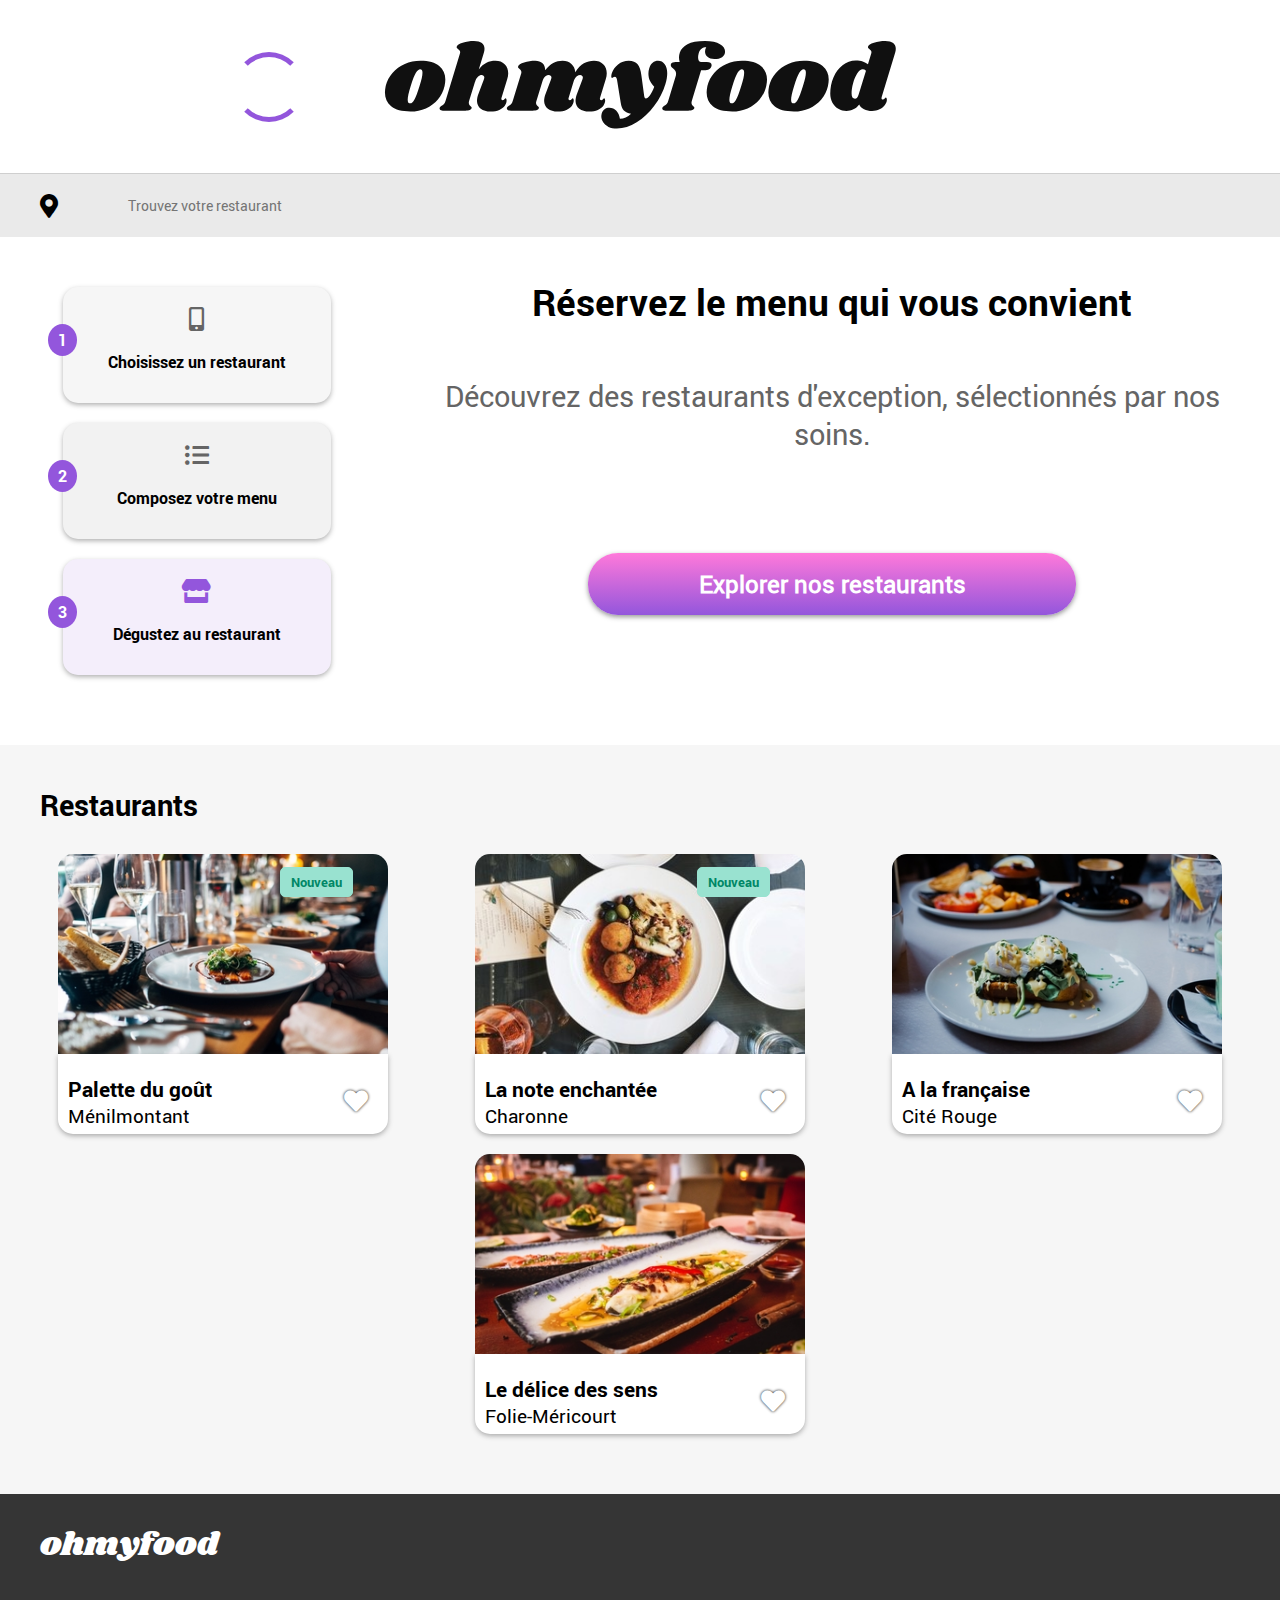
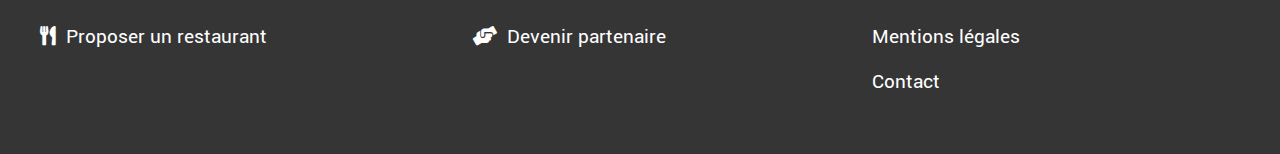
<file: index.html>
<!DOCTYPE html>
<html lang="fr">
<head>
    <meta charset="UTF-8">
    <link rel="stylesheet" type="text/css" href="styles.css/stylep3.css">
    <meta name="viewport" content="width=device-width, initial-scale=1.0">
    <link rel="stylesheet" href="bases/icos/css/all.css">
    <link rel="stylesheet" media="screen and (min-width: 700px)" href="styles.css/style-p3responsive.css">
    <title>Ohmyfood!</title>

</head>
<body>
    <div class="main_wrapper">
        <header>
            <img src="bases/img/ohmyfood@2x.svg" alt="logoohmyfood">
        </header>
        <div class="main-searchzone">
            <div>
                <span class="fas fa-map-marker-alt"></span>
            </div>
            <form method="POST" action="#">
            <label for="searchname"></label>
                <input type="search" placeholder="Trouvez votre restaurant" id="searchname">
            </form>
        </div>
        <div class="desk_contain">
            <section class="main-pitch">
                <div class="spin-loader"></div>
                    <h1 class="main-pitch__title">Réservez le menu qui vous convient</h1>
                    <p class="main-pitch__txt">Découvrez des restaurants d'exception, sélectionnés par nos soins.</p>
                <div class="main__btn"><a href="#">Explorer nos restaurants</a></div>
            </section>
            <section class="fonctionnement">
                    <h1 class="fonctionnement__title">Fonctionnement</h1>
                <div class="btn-choix">
                    <div class="btn-choix__num">1</div>
                    <span class="btn-choix__ico fas fa-mobile-alt"></span>
                    <div>Choisissez un restaurant</div>
                </div>
                <div class="btn-compo">
                    <div class="btn-compo__num">2</div>
                    <span class="btn-compo__ico fas fa-list-ul"></span>
                    <div>Composez votre menu</div>
                </div>
                <div class="btn-gout btn-gout--bglight">
                    <div class="btn-gout__num">3</div>
                    <span class="btn-gout__ico fas fa-store"></span>
                    <div>Dégustez au restaurant</div>
                </div>
            </section>
        </div>
            <section class="resto">
                    <h1 class="resto__title">Restaurants</h1>
                <div><a href="menupaletteindex.html">
                    <div class="resto__img">
                        <img src="bases/img/resto1retr.jpg" alt="photo la palette du gout">
                        <p class="new">Nouveau</p>
                    </div>
                    <div class="resto__indic">
                        <p class="resto__name">Palette du goût</p>
                        <p>Ménilmontant</p>
                        <span class="fas fa-heart"></span>
                    </div>
                    </a>
                </div>
                <div><a href="menuenchanteindex.html">
                    <div class="resto__img">
                        <img src="bases/img/resto2retr.jpg" alt="photo la note enchantée">
                        <p class="new">Nouveau</p>
                    </div>
                    <div class="resto__indic">
                        <p class="resto__name">La note enchantée</p>
                        <p>Charonne</p>
                        <span class="fas fa-heart"></span>
                    </div>
                    </a>
                </div>
                <div><a href="menufrancaiseindex.html">
                    <div class="resto__img">
                        <img src="bases/img/resto3retr.jpg" alt="photo A la francaise">   
                    </div>
                    <div class="resto__indic">
                        <p class="resto__name">A la française</p>
                        <p>Cité Rouge</p>
                        <span class="fas fa-heart"></span>
                    </div>
                    </a>
                </div>
                <div><a href="menudeliceindex.html">
                    <div class="resto__img">
                        <img src="bases/img/resto4retr.jpg" alt="photo Le délice des sens">  
                    </div>
                    <div class="resto__indic">
                        <p class="resto__name">Le délice des sens</p>
                        <p>Folie-Méricourt</p>
                        <span class="fas fa-heart"></span>
                    </div>
                    </a>
                </div>
            </section>
        <footer>
            <div class="foot-title">
                <p>ohmyfood</p>
            </div>
            <div class="foot__text">
                <span class="fa fa-utensils"></span>
                <p><a href="#">Proposer un restaurant</a></p>
            </div>
            <div class="foot__text">
                <span class="fas fa-hands-helping"></span>
                <p><a href="#">Devenir partenaire</a></p>
            </div>
            <div class="foot__contact">
                <p><a href="#">Mentions légales</a></p>
                <p><a href="mailto:ohmyfoodresto@gmail.com">Contact</a></p>
            </div>
        </footer>
    </div>
</body>
</html>
</file>
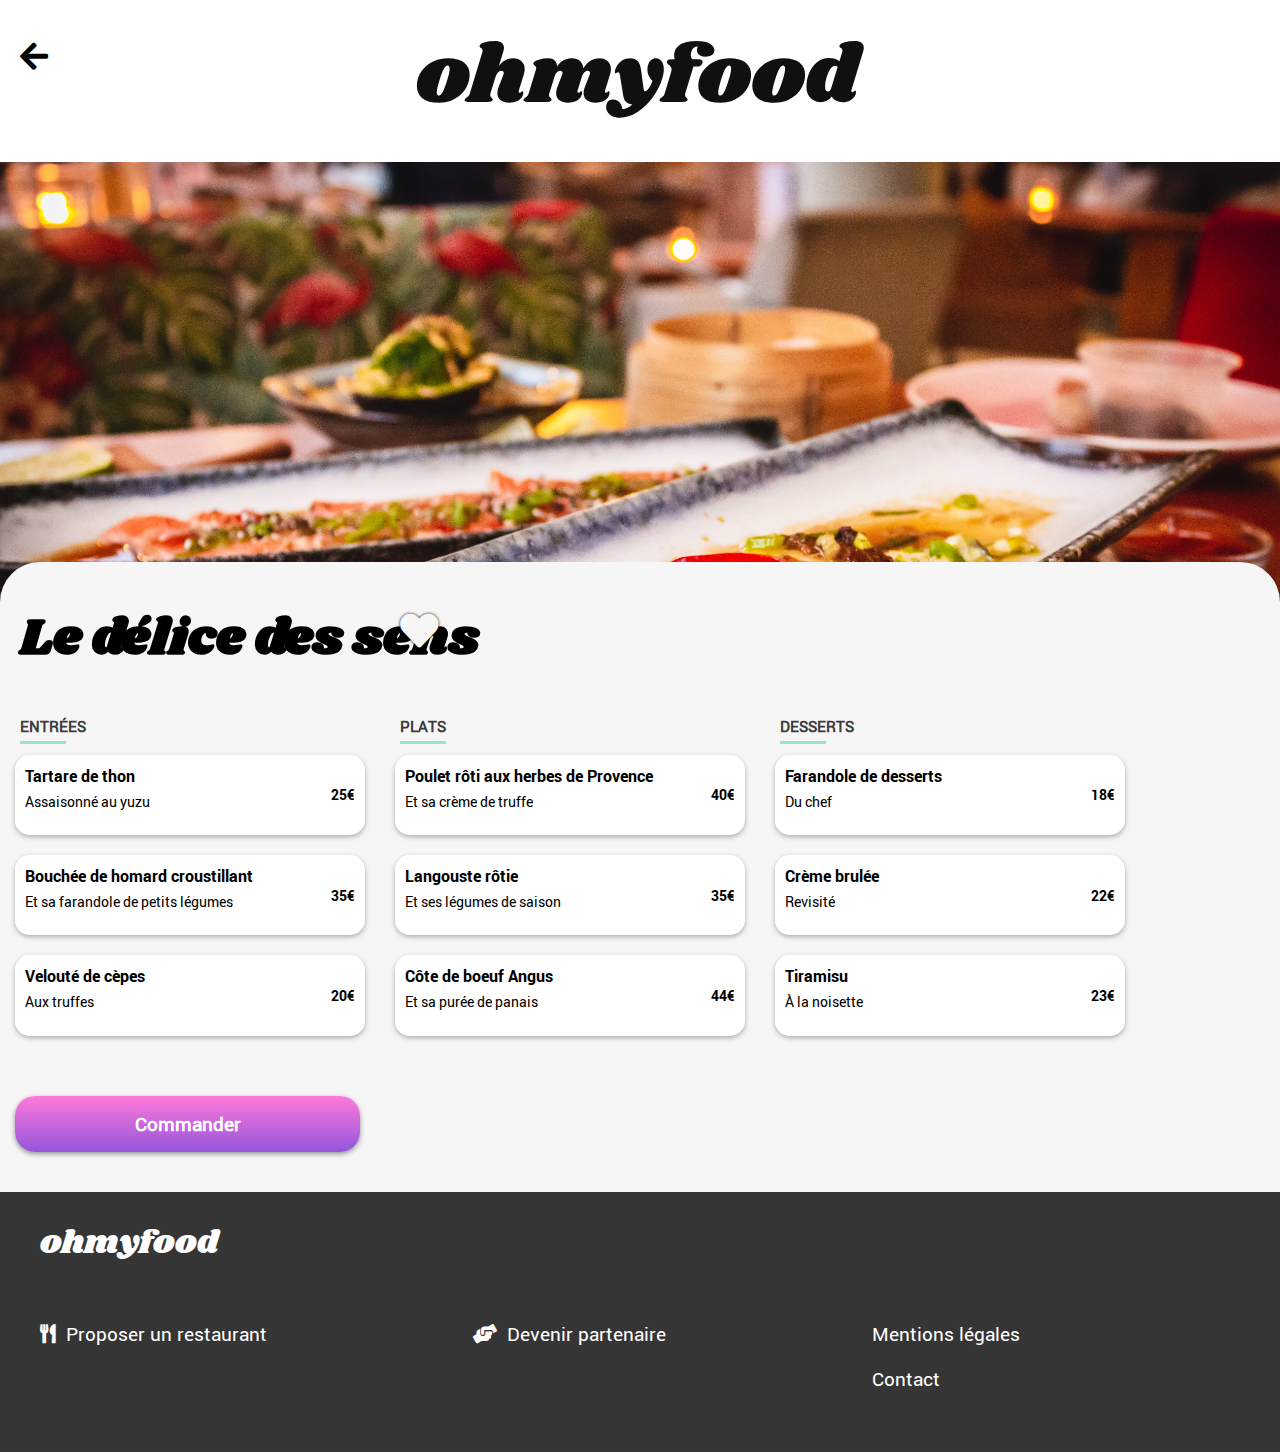
<file: menudeliceindex.html>
<!DOCTYPE html>
<html lang="en">
<head>
    <meta charset="UTF-8">
    <meta http-equiv="X-UA-Compatible" content="IE=edge">
    <meta name="viewport" content="width=device-width, initial-scale=1.0">
    <link rel="stylesheet" type="text/css" href="styles.css/style-pages.css">
    <link rel="stylesheet" type="text/css" href="utils/styles_bgmenudelice.css">
    <link rel="stylesheet" href="bases/icos/css/all.css">
    <link rel="stylesheet" media="screen and (min-width: 700px)" href="styles.css/styles_pageresponsive.css">
    <title>ohmyfood!</title>
</head>
<body>
    <div class="main_wrapper">
        <header>
            <a href="index.html"><span class="fas fa-arrow-left"></span></a>
            <img src="bases/img/ohmyfood@2x.svg" alt="logoohmyfood">
        </header> 
        <section class="name-resto">
            <div class="name-resto__titre">
                <h1>Le délice des sens</h1>
                <span class="fas fa-heart"></span>
            </div>
            <div class="menu">
                <h1>ENTRÉES</h1>
                <div class="plat">
                    <div class="plat__titre">
                        <p class="plat__titre--gras">Tartare de thon</p>
                        <p>Assaisonné au yuzu</p>  
                    </div>
                    <div class="tarif">
                        <p>25€</p>
                    </div>
                    <div class="btn-check"><span class="fas fa-check"></span>
                    </div>
                </div> 
                <div class="plat">   
                    <div class="plat__titre">
                        <p class="plat__titre--gras">Bouchée de homard croustillant</p>
                        <p>Et sa farandole de petits légumes</p>
                    </div>
                    <div class="tarif">
                        <p>35€</p>
                    </div>
                    <div class="btn-check"><span class="fas fa-check"></span>
                    </div>
                </div> 
                <div class="plat">  
                    <div class="plat__titre">
                        <p class="plat__titre--gras">Velouté de cèpes</p>
                        <p>Aux truffes</p> 
                    </div>
                    <div class="tarif">
                        <p>20€</p>
                    </div>
                    <div class="btn-check"><span class="fas fa-check"></span>
                    </div>
                </div>     
            </div>
            <div class="menu">
                <h1>PLATS</h1>
                <div class="plat">  
                    <div class="plat__titre">
                        <p class="plat__titre--gras">Poulet rôti aux herbes de Provence</p>
                        <p>Et sa crème de truffe</p>
                    </div>
                    <div class="tarif">
                        <p>40€</p>
                    </div>
                    <div class="btn-check"><span class="fas fa-check"></span>
                    </div>
                </div>    
                <div class="plat">      
                    <div class="plat__titre">
                        <p class="plat__titre--gras">Langouste rôtie</p>
                        <p>Et ses légumes de saison</p>  
                    </div>
                    <div class="tarif">
                        <p>35€</p>
                    </div>
                    <div class="btn-check"><span class="fas fa-check"></span>
                    </div>
                </div>    
                <div class="plat"> 
                    <div class="plat__titre">
                        <p class="plat__titre--gras">Côte de boeuf Angus</p>
                        <p>Et sa purée de panais</p>
                    </div>
                    <div class="tarif">
                        <p>44€</p>
                    </div>
                    <div class="btn-check"><span class="fas fa-check"></span>
                    </div>
                </div>    
            </div>
            <div class="menu">
                <h1>DESSERTS</h1>
                <div class="plat"> 
                    <div class="plat__titre">
                        <p class="plat__titre--gras">Farandole de desserts</p>
                        <p>Du chef</p> 
                    </div>
                    <div class="tarif">
                        <p>18€</p>
                    </div>
                    <div class="btn-check"><span class="fas fa-check"></span>
                    </div>
                </div>
                <div class="plat">     
                    <div class="plat__titre">
                        <p class="plat__titre--gras">Crème brulée</p>
                        <p>Revisité</p>
                    </div>
                    <div class="tarif">
                        <p>22€</p>
                    </div>
                    <div class="btn-check"><span class="fas fa-check"></span>
                    </div>
                </div>  
                <div class="plat">   
                    <div class="plat__titre">
                        <p class="plat__titre--gras">Tiramisu</p>
                        <p>À la noisette</p>
                    </div>
                    <div class="tarif">
                        <p>23€</p>
                    </div>
                    <div class="btn-check"><span class="fas fa-check"></span>
                    </div>
                </div>    
            </div>
            <div class="main__btn"><a href="#">Commander</a></div>
        </section>
        <footer>
            <div class="foot-title">
                <p>ohmyfood</p>
            </div>
            <div class="foot__text">
                <span class="fa fa-utensils"></span>
                <p><a href="#">Proposer un restaurant</a></p>
            </div>
            <div class="foot__text">
                <span class="fas fa-hands-helping"></span>
                <p><a href="#">Devenir partenaire</a></p>
            </div>
            <div class="foot__contact">
                <p><a href="#">Mentions légales</a></p>
                <p><a href="mailto:ohmyfoodresto@gmail.com">Contact</a></p>
            </div>
        </footer>
    </div>   
</body>
</html>
</file>
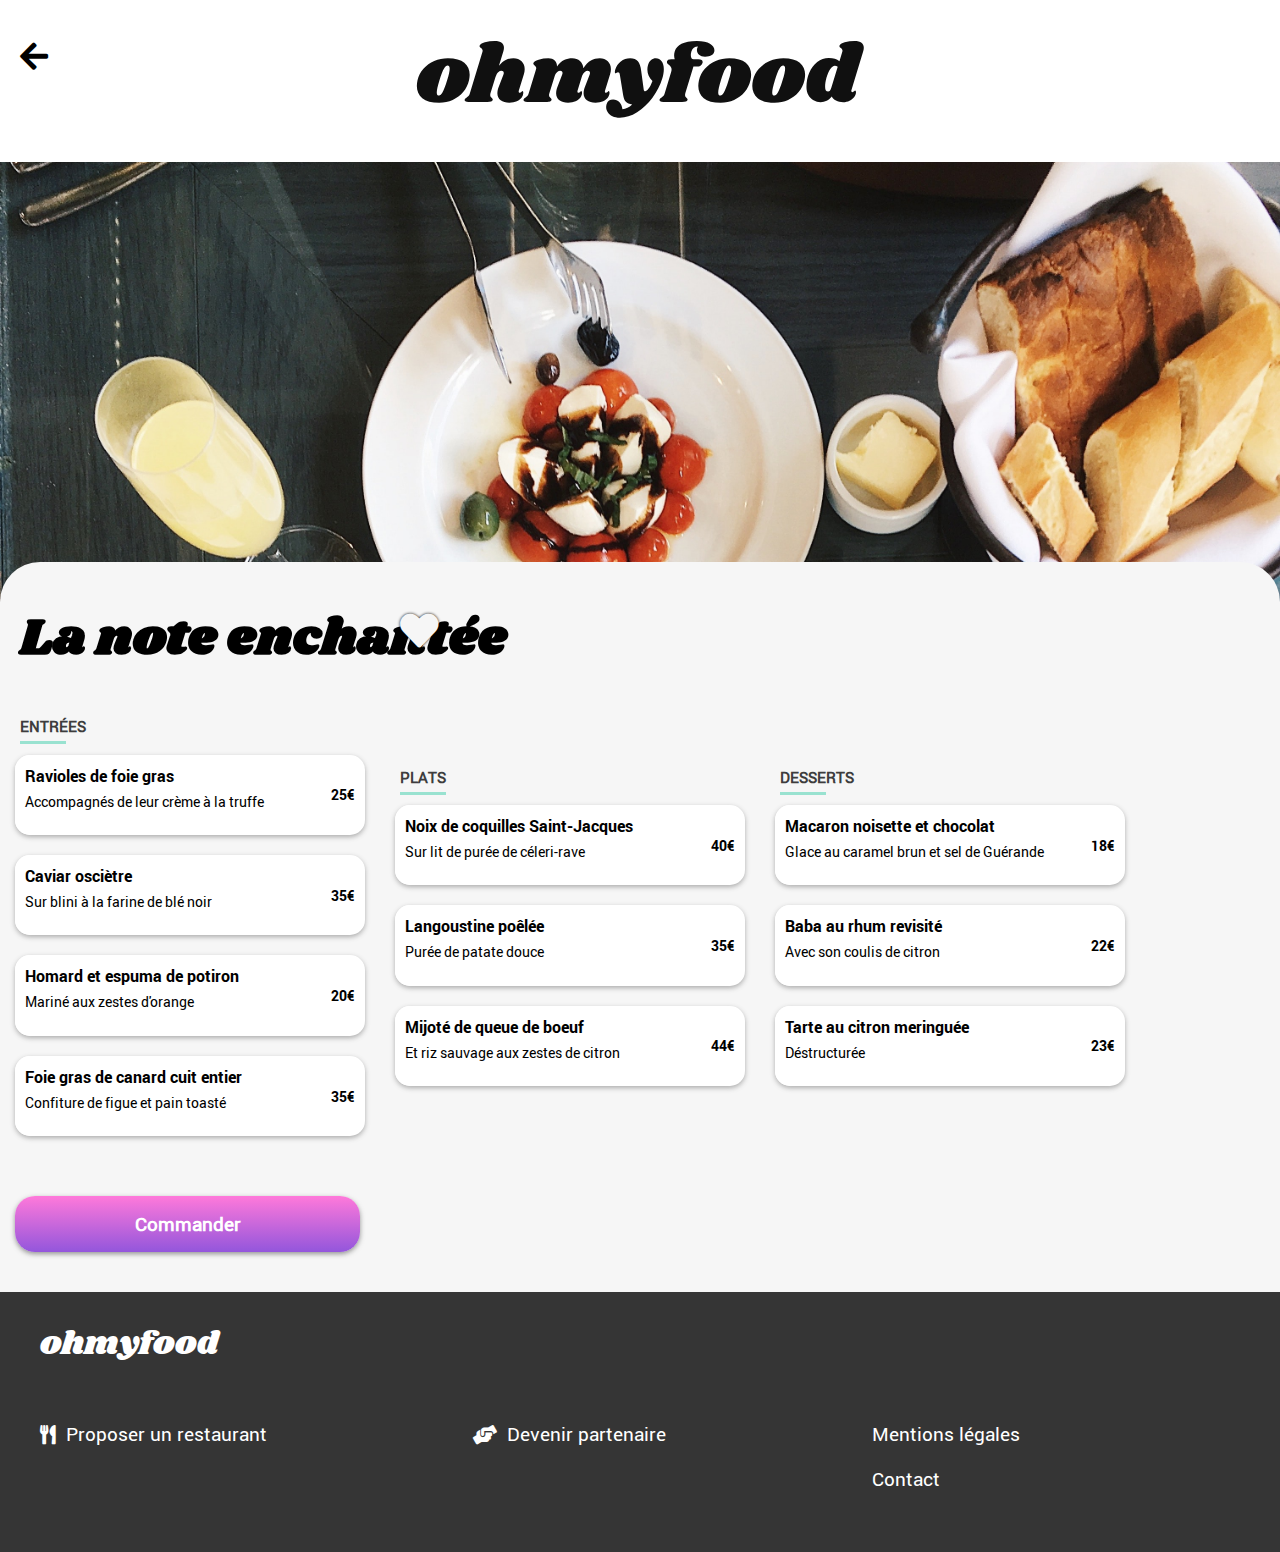
<file: menuenchanteindex.html>
<!DOCTYPE html>
<html lang="en">
<head>
    <meta charset="UTF-8">
    <meta http-equiv="X-UA-Compatible" content="IE=edge">
    <meta name="viewport" content="width=device-width, initial-scale=1.0">
    <link rel="stylesheet" type="text/css" href="styles.css/style-pages.css">
    <link rel="stylesheet" type="text/css" href="utils/styles_bgmenuenchante.css">
    <link rel="stylesheet" href="bases/icos/css/all.css">
    <link rel="stylesheet" media="screen and (min-width: 700px)" href="styles.css/styles_pageresponsive.css">
    <title>ohmyfood!</title>
</head>
<body>
    <div class="main_wrapper">
        <header>
            <a href="index.html"><span class="fas fa-arrow-left"></span></a>
            <img src="bases/img/ohmyfood@2x.svg" alt="logoohmyfood">
        </header> 
        <section class="name-resto">
            <div class="name-resto__titre">
                <h1>La note enchantée</h1>
                <span class="fas fa-heart"></span>
            </div>
            <div class="menu">
                <h1>ENTRÉES</h1>
                <div class="plat">
                    <div class="plat__titre">
                        <p class="plat__titre--gras">Ravioles de foie gras</p>
                        <p>Accompagnés de leur crème à la truffe</p>
                    </div>
                    <div class="tarif">
                        <p>25€</p>
                    </div>
                    <div class="btn-check"><span class="fas fa-check"></span>
                    </div>
                </div>
                <div class="plat">   
                    <div class="plat__titre">
                        <p class="plat__titre--gras">Caviar osciètre</p>
                        <p>Sur blini à la farine de blé noir</p>
                    </div>
                    <div class="tarif">
                        <p>35€</p>
                    </div>
                    <div class="btn-check"><span class="fas fa-check"></span>
                    </div>
                </div> 
                <div class="plat">     
                    <div class="plat__titre">
                        <p class="plat__titre--gras">Homard et espuma de potiron</p>
                        <p>Mariné aux zestes d'orange</p>
                    </div>
                    <div class="tarif">
                        <p>20€</p>
                    </div>
                    <div class="btn-check"><span class="fas fa-check"></span>
                    </div>
                </div> 
                <div class="plat">    
                    <div class="plat__titre">
                        <p class="plat__titre--gras">Foie gras de canard cuit entier</p>
                        <p>Confiture de figue et pain toasté</p>
                    </div>
                    <div class="tarif">
                        <p>35€</p>
                    </div>
                    <div class="btn-check"><span class="fas fa-check"></span>
                    </div>
                </div>   
            </div>
            <div class="menu">
                <h1>PLATS</h1>
                <div class="plat"> 
                    <div class="plat__titre">
                        <p class="plat__titre--gras">Noix de coquilles Saint-Jacques</p>
                        <p>Sur lit de purée de céleri-rave</p>
                    </div>
                    <div class="tarif">
                        <p>40€</p>
                    </div>
                    <div class="btn-check"><span class="fas fa-check"></span>
                    </div>
                </div>    
                <div class="plat">    
                    <div class="plat__titre">
                        <p class="plat__titre--gras">Langoustine poêlée</p>
                        <p>Purée de patate douce</p>
                    </div>
                    <div class="tarif">
                        <p>35€</p>
                    </div>
                    <div class="btn-check"><span class="fas fa-check"></span>
                    </div>
                </div>
                <div class="plat">     
                    <div class="plat__titre">
                        <p class="plat__titre--gras">Mijoté de queue de boeuf</p>
                        <p>Et riz sauvage aux zestes de citron</p>   
                    </div>
                    <div class="tarif">
                        <p>44€</p>
                    </div>
                    <div class="btn-check"><span class="fas fa-check"></span>
                    </div>
                </div>    
            </div>
            <div class="menu">
                <h1>DESSERTS</h1>
                <div class="plat"> 
                    <div class="plat__titre">
                        <p class="plat__titre--gras">Macaron noisette et chocolat</p>
                        <p>Glace au caramel brun et sel de Guérande</p> 
                    </div>
                    <div class="tarif">
                        <p>18€</p>
                    </div>
                    <div class="btn-check"><span class="fas fa-check"></span>
                    </div>
                </div>
                <div class="plat">     
                    <div class="plat__titre">
                        <p class="plat__titre--gras">Baba au rhum revisité</p>
                        <p>Avec son coulis de citron</p>
                    </div>
                    <div class="tarif">
                        <p>22€</p>
                    </div>
                    <div class="btn-check"><span class="fas fa-check"></span>
                    </div>
                </div> 
                <div class="plat">    
                    <div class="plat__titre">
                        <p class="plat__titre--gras">Tarte au citron meringuée</p>
                        <p>Déstructurée</p>
                    </div>
                    <div class="tarif">
                        <p>23€</p>
                    </div>
                    <div class="btn-check"><span class="fas fa-check"></span>
                    </div>
                </div>    
            </div>
                <div class="main__btn"><a href="#">Commander</a></div>
        </section>
        <footer>
            <div class="foot-title">
                <p>ohmyfood</p>
            </div>
            <div class="foot__text">
                <span class="fa fa-utensils"></span>
                <p><a href="#">Proposer un restaurant</a></p>
            </div>
            <div class="foot__text">
                <span class="fas fa-hands-helping"></span>
                <p><a href="#">Devenir partenaire</a></p>
            </div>
            <div class="foot__contact">
                <p><a href="#">Mentions légales</a></p>
                <p><a href="mailto:ohmyfoodresto@gmail.com">Contact</a></p>
            </div>
        </footer>
    </div>   
</body>
</html>
</file>
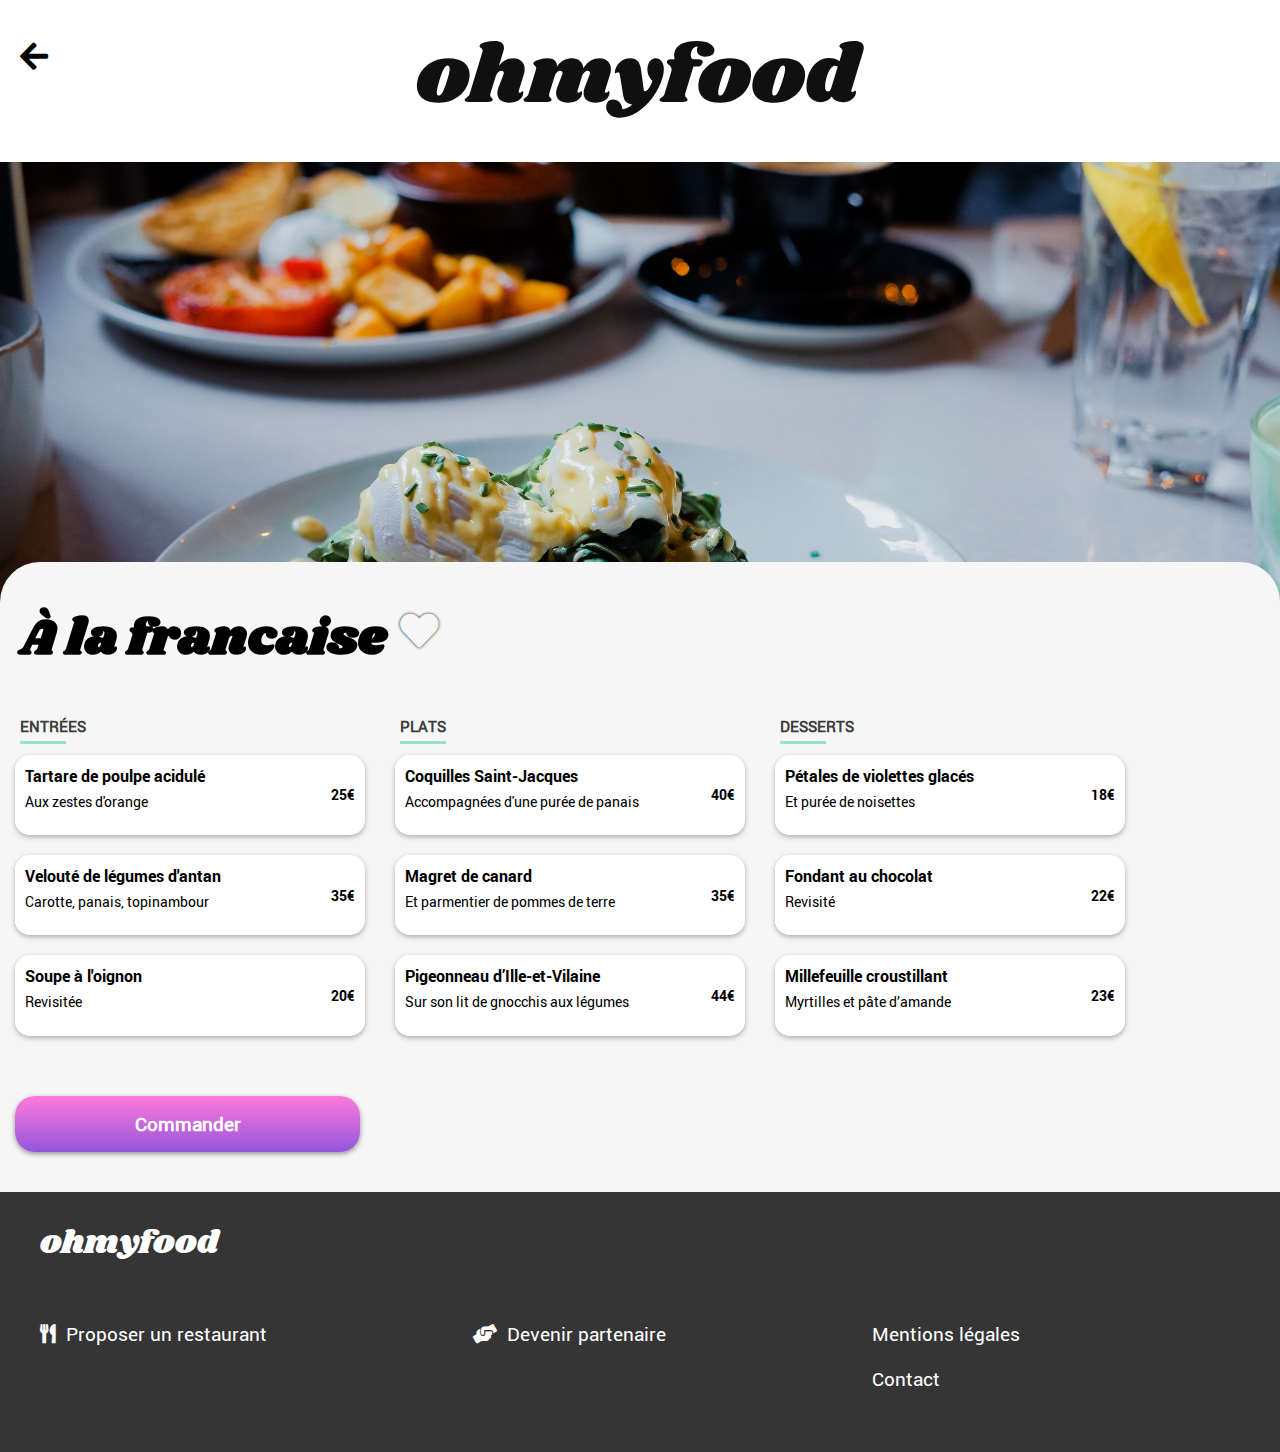
<file: menufrancaiseindex.html>
<!DOCTYPE html>
<html lang="en">
<head>
    <meta charset="UTF-8">
    <meta http-equiv="X-UA-Compatible" content="IE=edge">
    <meta name="viewport" content="width=device-width, initial-scale=1.0">
    <link rel="stylesheet" type="text/css" href="styles.css/style-pages.css">
    <link rel="stylesheet" type="text/css" href="utils/styles_bgmenufrancaise.css">
    <link rel="stylesheet" href="bases/icos/css/all.css">
    <link rel="stylesheet" media="screen and (min-width: 700px)" href="styles.css/styles_pageresponsive.css">
    <title>ohmyfood!</title>
</head>
<body>
    <div class="main_wrapper">
        <header>
            <a href="index.html"><span class="fas fa-arrow-left"></span></a>
            <img src="bases/img/ohmyfood@2x.svg" alt="logoohmyfood">
        </header> 
        <section class="name-resto">
            <div class="name-resto__titre">
                <h1>À la francaise</h1>
                <span class="fas fa-heart"></span>
            </div>
            <div class="menu">
                <h1>ENTRÉES</h1>
                <div class="plat">
                    <div class="plat__titre">
                        <p class="plat__titre--gras">Tartare de poulpe acidulé</p>
                        <p>Aux zestes d'orange</p>
                    </div>
                    <div class="tarif">
                        <p>25€</p>
                    </div>
                    <div class="btn-check"><span class="fas fa-check"></span>
                    </div>
                </div>
                <div class="plat">
                    <div class="plat__titre">
                        <p class="plat__titre--gras">Velouté de légumes d'antan</p>
                        <p>Carotte, panais, topinambour</p>
                    </div>
                    <div class="tarif">
                        <p>35€</p>
                    </div>
                    <div class="btn-check"><span class="fas fa-check"></span>
                    </div>
                </div>
                <div class="plat">    
                    <div class="plat__titre">
                        <p class="plat__titre--gras">Soupe à l'oignon</p>
                        <p>Revisitée</p>
                    </div>
                    <div class="tarif">
                        <p>20€</p>
                    </div>
                    <div class="btn-check"><span class="fas fa-check"></span>
                    </div>
                </div>   
            </div>
            <div class="menu">
                <h1>PLATS</h1>
                <div class="plat">  
                    <div class="plat__titre">
                        <p class="plat__titre--gras">Coquilles Saint-Jacques</p>
                        <p>Accompagnées d'une purée de panais</p>
                    </div>
                    <div class="tarif">
                        <p>40€</p>
                    </div>
                    <div class="btn-check"><span class="fas fa-check"></span>
                    </div>
                </div>  
                <div class="plat">    
                    <div class="plat__titre">
                        <p class="plat__titre--gras">Magret de canard</p>
                        <p>Et parmentier de pommes de terre</p>
                    </div>
                    <div class="tarif">
                        <p>35€</p>
                    </div>
                    <div class="btn-check"><span class="fas fa-check"></span>
                    </div>
                </div>   
                <div class="plat">   
                    <div class="plat__titre">
                        <p class="plat__titre--gras">Pigeonneau d’Ille-et-Vilaine</p>
                        <p>Sur son lit de gnocchis aux légumes</p>
                    </div>
                    <div class="tarif">
                        <p>44€</p>
                    </div>
                    <div class="btn-check"><span class="fas fa-check"></span>
                    </div>
                </div>    
            </div>
            <div class="menu">
                <h1>DESSERTS</h1>
                <div class="plat">  
                    <div class="plat__titre">
                        <p class="plat__titre--gras">Pétales de violettes glacés</p>
                        <p>Et purée de noisettes</p>
                    </div>
                    <div class="tarif">
                        <p>18€</p>
                    </div>
                    <div class="btn-check"><span class="fas fa-check"></span>
                    </div>
                </div>  
                <div class="plat">   
                    <div class="plat__titre">
                        <p class="plat__titre--gras">Fondant au chocolat</p>
                        <p>Revisité</p>
                    </div>
                    <div class="tarif">
                        <p>22€</p>
                    </div>
                    <div class="btn-check"><span class="fas fa-check"></span>
                    </div>
                </div> 
                <div class="plat">     
                    <div class="plat__titre">
                        <p class="plat__titre--gras">Millefeuille croustillant</p>
                        <p>Myrtilles et pâte d’amande</p>
                    </div>
                    <div class="tarif">
                        <p>23€</p>
                    </div>
                    <div class="btn-check"><span class="fas fa-check"></span>
                    </div>
                </div>    
            </div>
            <div class="main__btn"><a href="#">Commander</a></div>
        </section>
        <footer>
            <div class="foot-title">
                <p>ohmyfood</p>
            </div>
            <div class="foot__text">
                <span class="fa fa-utensils"></span>
                <p><a href="#">Proposer un restaurant</a></p>
            </div>
            <div class="foot__text">
                <span class="fas fa-hands-helping"></span>
                <p><a href="#">Devenir partenaire</a></p>
            </div>
            <div class="foot__contact">
                <p><a href="#">Mentions légales</a></p>
                <p><a href="mailto:ohmyfoodresto@gmail.com">Contact</a></p>
            </div>
        </footer>
    </div>    
</body>
</html>
</file>
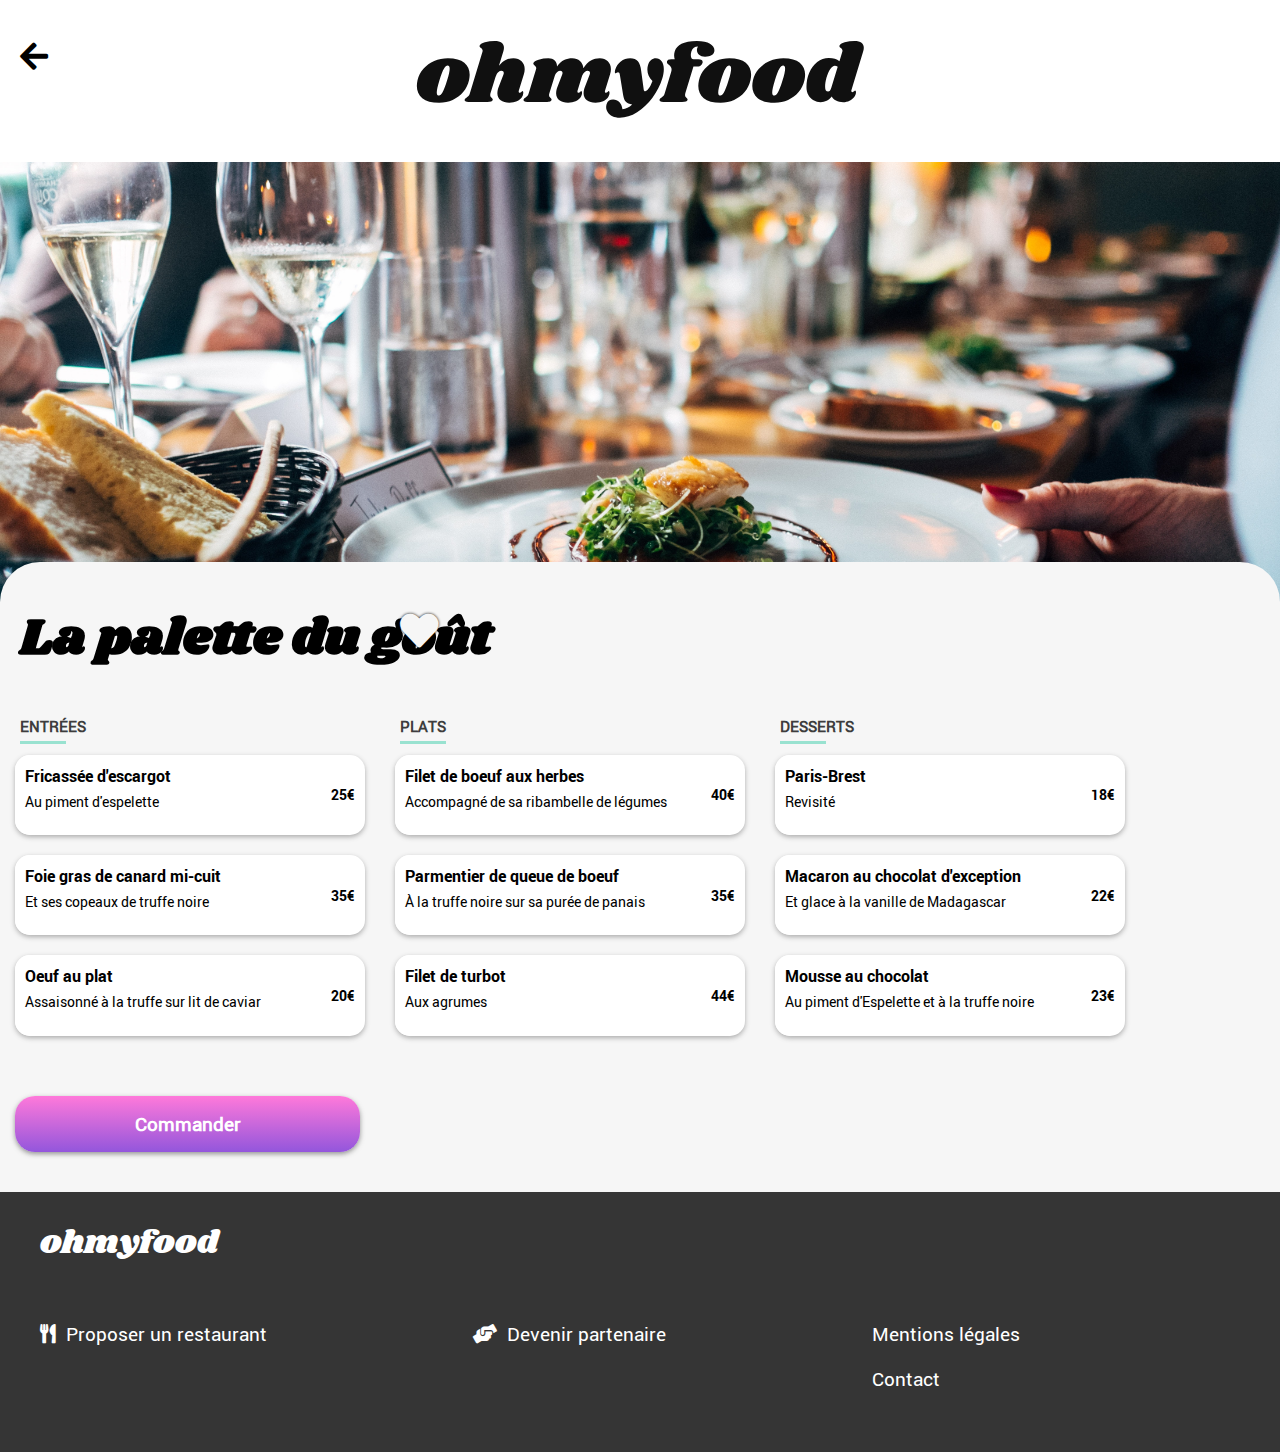
<file: menupaletteindex.html>
<!DOCTYPE html>
<html lang="en">
<head>
    <meta charset="UTF-8">
    <meta http-equiv="X-UA-Compatible" content="IE=edge">
    <meta name="viewport" content="width=device-width, initial-scale=1.0">
    <link rel="stylesheet" type="text/css" href="styles.css/style-pages.css">
    <link rel="stylesheet" type="text/css" href="utils/styles_bgmenupalette.css">
    <link rel="stylesheet" href="bases/icos/css/all.css">
    <link rel="stylesheet" media="screen and (min-width: 700px)" href="styles.css/styles_pageresponsive.css">
    <title>ohmyfood!</title>
</head>
<body>
    <div class="main_wrapper">
        <header>
            <a href="index.html"><span class="fas fa-arrow-left"></span></a>
            <img src="bases/img/ohmyfood@2x.svg" alt="logoohmyfood">
        </header> 
        <section class="name-resto">
            <div class="name-resto__titre">
                <h1>La palette du goût</h1>
                <span class="fas fa-heart"></span>
            </div>
            <div class="menu">
                <h1>ENTRÉES</h1>
                <div class="plat">
                    <div class="plat__titre">
                        <p class="plat__titre--gras">Fricassée d'escargot</p>
                        <p>Au piment d'espelette</p>
                    </div>
                    <div class="tarif">
                        <p>25€</p>
                    </div>
                    <div class="btn-check"><span class="fas fa-check"></span>
                    </div>
                </div>
                <div class="plat">
                    <div class="plat__titre">
                        <p class="plat__titre--gras">Foie gras de canard mi-cuit</p>
                        <p>Et ses copeaux de truffe noire</p>
                    </div>
                    <div class="tarif">
                        <p>35€</p>
                    </div>
                    <div class="btn-check"><span class="fas fa-check"></span>
                    </div>
                </div>
                <div class="plat">
                    <div class="plat__titre">
                        <p class="plat__titre--gras">Oeuf au plat</p>
                        <p>Assaisonné à la truffe sur lit de caviar</p>
                    </div>
                    <div class="tarif">
                        <p>20€</p>
                    </div>
                    <div class="btn-check"><span class="fas fa-check"></span>
                    </div>
                </div>
            </div>   
            <div class="menu">
                <h1>PLATS</h1>
                <div class="plat">
                    <div class="plat__titre">
                        <p class="plat__titre--gras">Filet de boeuf aux herbes</p>
                        <p>Accompagné de sa ribambelle de légumes</p>
                    </div>
                    <div class="tarif">
                        <p>40€</p>
                    </div>
                    <div class="btn-check"><span class="fas fa-check"></span>
                    </div>
                </div> 
                <div class="plat"> 
                    <div class="plat__titre">
                        <p class="plat__titre--gras">Parmentier de queue de boeuf</p>
                        <p>À la truffe noire sur sa purée de panais</p>
                    </div>
                    <div class="tarif">
                        <p>35€</p>
                    </div>
                    <div class="btn-check"><span class="fas fa-check"></span>
                    </div>
                </div>  
                <div class="plat">   
                    <div class="plat__titre">
                        <p class="plat__titre--gras">Filet de turbot</p>
                        <p>Aux agrumes</p>
                    </div>
                    <div class="tarif">
                        <p>44€</p>
                    </div>
                    <div class="btn-check"><span class="fas fa-check"></span>
                    </div>
                </div>
            </div>
            <div class="menu">
                <h1>DESSERTS</h1>
                <div class="plat">    
                    <div class="plat__titre">
                        <p class="plat__titre--gras">Paris-Brest</p>
                        <p>Revisité</p>
                    </div>
                    <div class="tarif">
                        <p>18€</p>
                    </div>
                    <div class="btn-check"><span class="fas fa-check"></span>
                    </div>
                </div> 
                <div class="plat">   
                    <div class="plat__titre">
                        <p class="plat__titre--gras">Macaron au chocolat d'exception</p>
                        <p>Et glace à la vanille de Madagascar</p>
                    </div>
                    <div class="tarif">
                        <p>22€</p>
                    </div>
                    <div class="btn-check"><span class="fas fa-check"></span>
                    </div>
                </div> 
                <div class="plat">   
                    <div class="plat__titre">
                        <p class="plat__titre--gras">Mousse au chocolat</p>
                        <p>Au piment d'Espelette et à la truffe noire</p>
                    </div>
                    <div class="tarif">
                        <p>23€</p>
                    </div>
                    <div class="btn-check"><span class="fas fa-check"></span>
                    </div>
                </div>
            </div>    
            <div class="main__btn"><a href="#">Commander</a></div>
        </section>
        <footer>
            <div class="foot-title">
                <p>ohmyfood</p>
            </div>
            <div class="foot__text">
                <span class="fa fa-utensils"></span>
                <p><a href="#">Proposer un restaurant</a></p>
            </div>
            <div class="foot__text">
                <span class="fas fa-hands-helping"></span>
                <p><a href="#">Devenir partenaire</a></p>
            </div>
            <div class="foot__contact">
                <p><a href="#">Mentions légales</a></p>
                <p><a href="mailto:ohmyfoodresto@gmail.com">Contact</a></p>
            </div>
        </footer>
    </div>  
</body>
</html>
</file>
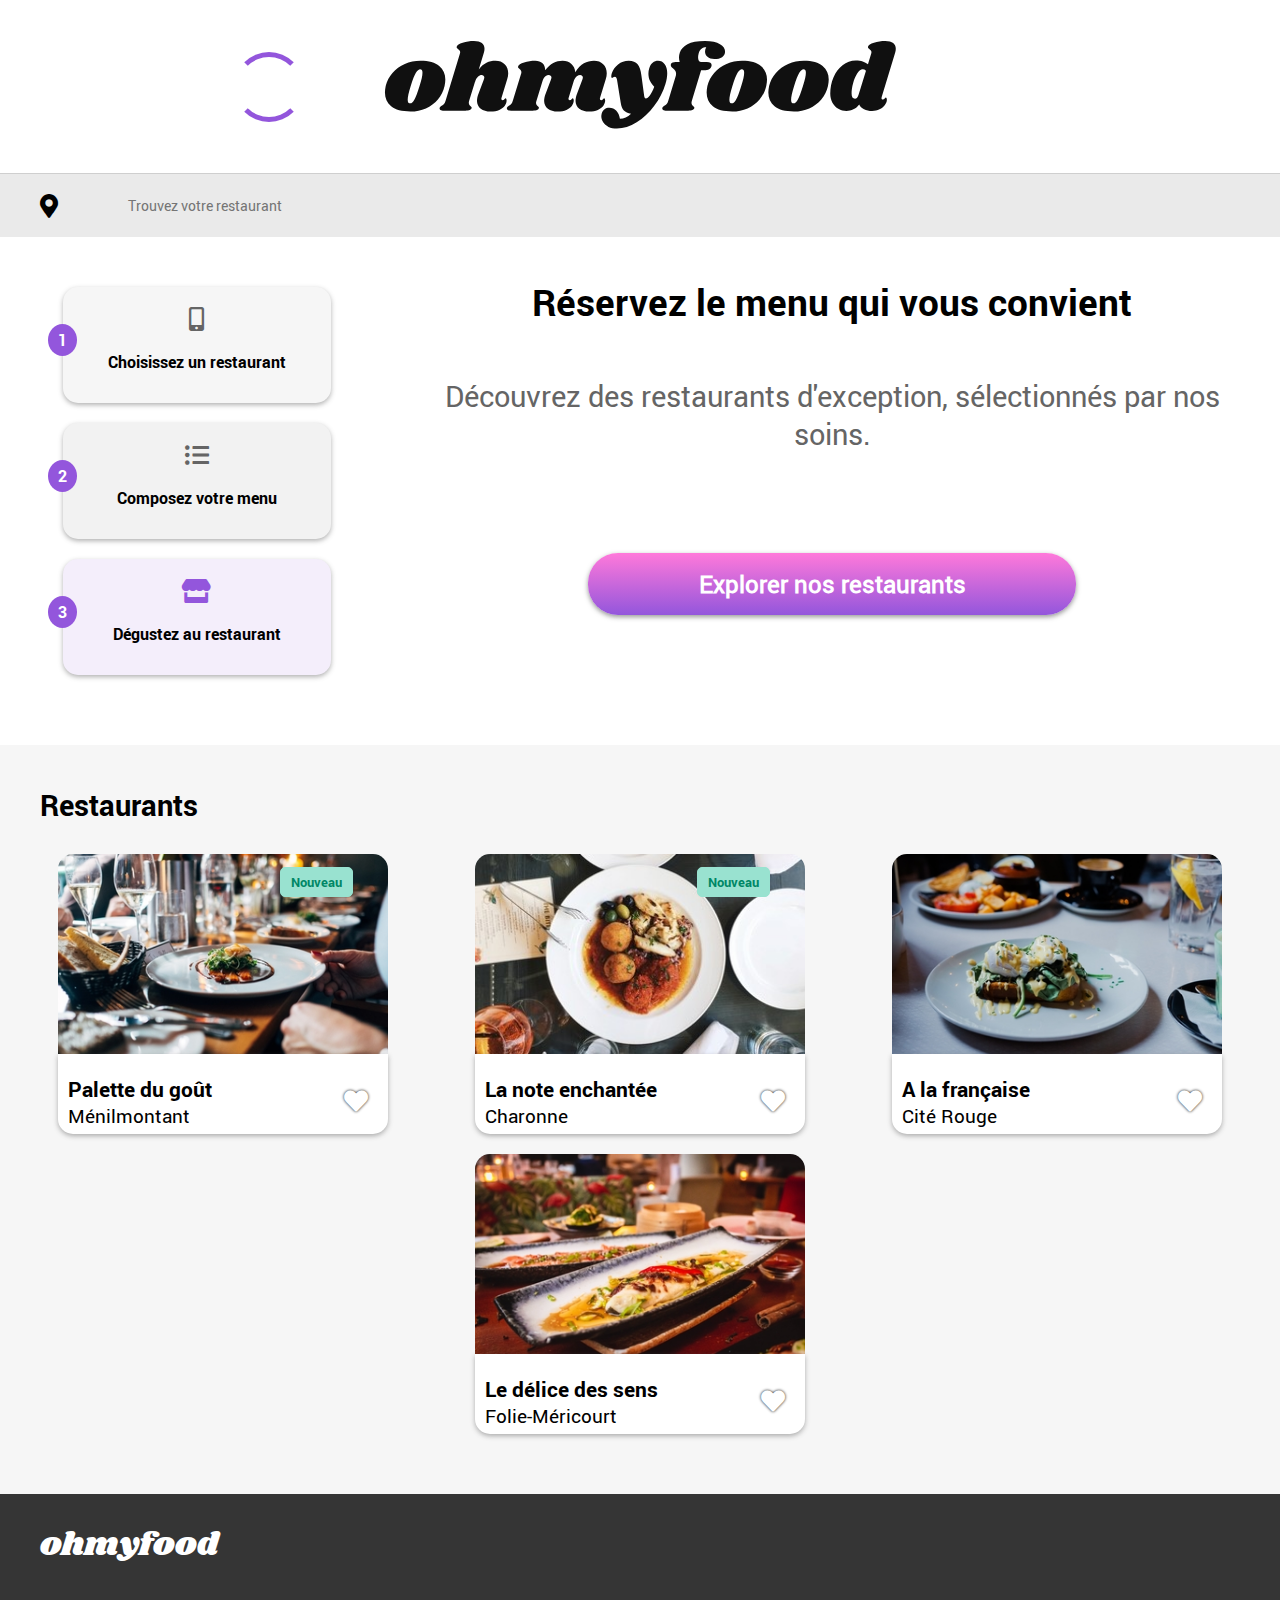
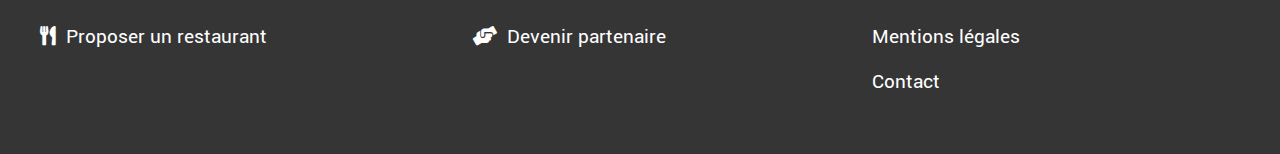
<file: P3.html>
<!DOCTYPE html>
<html lang="fr">
<head>
    <meta charset="UTF-8">
    <link rel="stylesheet" type="text/css" href="styles.css/stylep3.css">
    <meta name="viewport" content="width=device-width, initial-scale=1.0">
    <link rel="stylesheet" href="bases/icos/css/all.css">
    <link rel="stylesheet" media="screen and (min-width: 700px)" href="styles.css/style-p3responsive.css">
    <title>Ohmyfood!</title>

</head>
<body>
    <div class="main_wrapper">
        <header>
            <img src="bases/img/ohmyfood@2x.svg" alt="logoohmyfood">
        </header>
        <div class="main-searchzone">
            <div>
                <span class="fas fa-map-marker-alt"></span>
            </div>
            <form method="POST" action="#">
            <label for="searchname"></label>
                <input type="search" placeholder="Trouvez votre restaurant" id="searchname">
            </form>
        </div>
        <div class="desk_contain">
            <section class="main-pitch">
                <div class="spin-loader"></div>
                    <h1 class="main-pitch__title">Réservez le menu qui vous convient</h1>
                    <p class="main-pitch__txt">Découvrez des restaurants d'exception, sélectionnés par nos soins.</p>
                <div class="main__btn"><a href="#">Explorer nos restaurants</a></div>
            </section>
            <section class="fonctionnement">
                    <h1 class="fonctionnement__title">Fonctionnement</h1>
                <div class="btn-choix">
                    <div class="btn-choix__num">1</div>
                    <span class="btn-choix__ico fas fa-mobile-alt"></span>
                    <div>Choisissez un restaurant</div>
                </div>
                <div class="btn-compo">
                    <div class="btn-compo__num">2</div>
                    <span class="btn-compo__ico fas fa-list-ul"></span>
                    <div>Composez votre menu</div>
                </div>
                <div class="btn-gout btn-gout--bglight">
                    <div class="btn-gout__num">3</div>
                    <span class="btn-gout__ico fas fa-store"></span>
                    <div>Dégustez au restaurant</div>
                </div>
            </section>
        </div>
            <section class="resto">
                    <h1 class="resto__title">Restaurants</h1>
                <div><a href="P3_menupalette.html">
                    <div class="resto__img">
                        <img src="bases/img/resto1retr.jpg" alt="photo la palette du gout">
                        <p class="new">Nouveau</p>
                    </div>
                    <div class="resto__indic">
                        <p class="resto__name">Palette du goût</p>
                        <p>Ménilmontant</p>
                        <span class="fas fa-heart"></span>
                    </div>
                    </a>
                </div>
                <div><a href="P3_menuenchante.html">
                    <div class="resto__img">
                        <img src="bases/img/resto2retr.jpg" alt="photo la note enchantée">
                        <p class="new">Nouveau</p>
                    </div>
                    <div class="resto__indic">
                        <p class="resto__name">La note enchantée</p>
                        <p>Charonne</p>
                        <span class="fas fa-heart"></span>
                    </div>
                    </a>
                </div>
                <div><a href="P3_menufrancaise.html">
                    <div class="resto__img">
                        <img src="bases/img/resto3retr.jpg" alt="photo A la francaise">   
                    </div>
                    <div class="resto__indic">
                        <p class="resto__name">A la française</p>
                        <p>Cité Rouge</p>
                        <span class="fas fa-heart"></span>
                    </div>
                    </a>
                </div>
                <div><a href="P3_menudelice.html">
                    <div class="resto__img">
                        <img src="bases/img/resto4retr.jpg" alt="photo Le délice des sens">  
                    </div>
                    <div class="resto__indic">
                        <p class="resto__name">Le délice des sens</p>
                        <p>Folie-Méricourt</p>
                        <span class="fas fa-heart"></span>
                    </div>
                    </a>
                </div>
            </section>
        <footer>
            <div class="foot-title">
                <p>ohmyfood</p>
            </div>
            <div class="foot__text">
                <span class="fa fa-utensils"></span>
                <p><a href="#">Proposer un restaurant</a></p>
            </div>
            <div class="foot__text">
                <span class="fas fa-hands-helping"></span>
                <p><a href="#">Devenir partenaire</a></p>
            </div>
            <div class="foot__contact">
                <p><a href="#">Mentions légales</a></p>
                <p><a href="mailto:ohmyfoodresto@gmail.com">Contact</a></p>
            </div>
        </footer>
    </div>
</body>
</html>
</file>
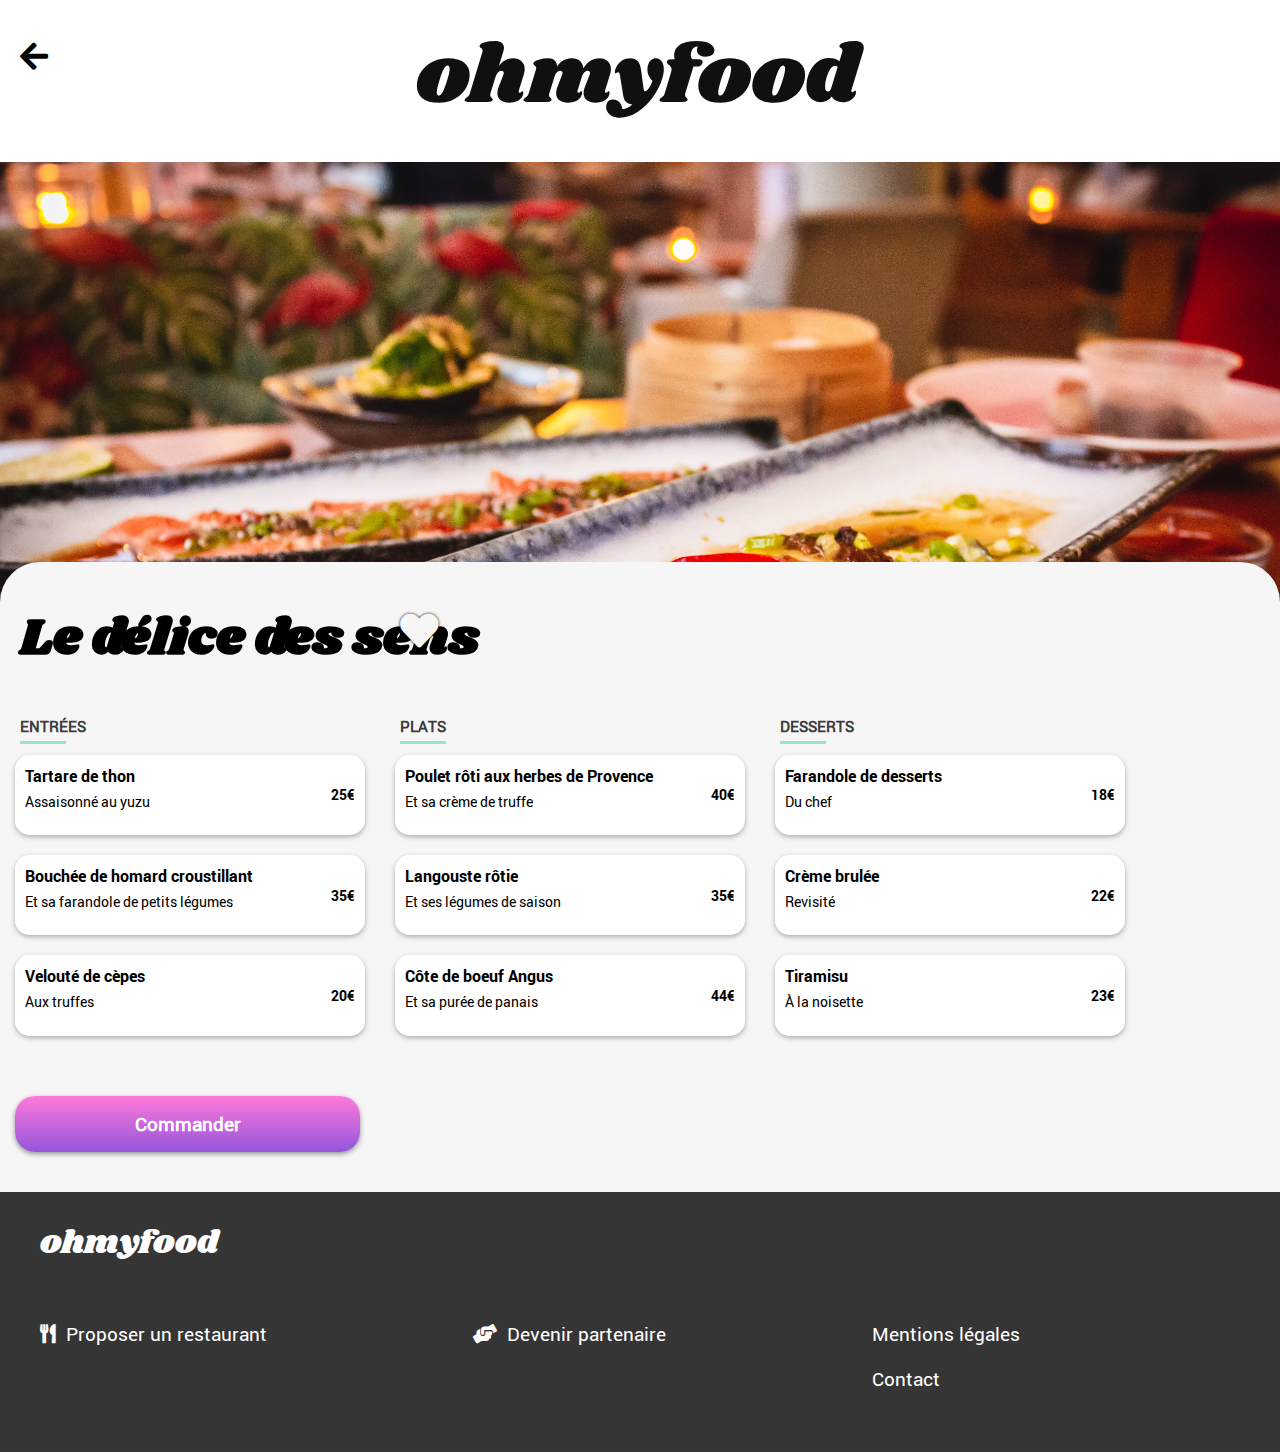
<file: P3_menudelice.html>
<!DOCTYPE html>
<html lang="en">
<head>
    <meta charset="UTF-8">
    <meta http-equiv="X-UA-Compatible" content="IE=edge">
    <meta name="viewport" content="width=device-width, initial-scale=1.0">
    <link rel="stylesheet" type="text/css" href="styles.css/style-pages.css">
    <link rel="stylesheet" type="text/css" href="utils/styles_bgmenudelice.css">
    <link rel="stylesheet" href="bases/icos/css/all.css">
    <link rel="stylesheet" media="screen and (min-width: 700px)" href="styles.css/styles_pageresponsive.css">
    <title>ohmyfood!</title>
</head>
<body>
    <div class="main_wrapper">
        <header>
            <a href="P3.html"><span class="fas fa-arrow-left"></span></a>
            <img src="bases/img/ohmyfood@2x.svg" alt="logoohmyfood">
        </header> 
        <section class="name-resto">
            <div class="name-resto__titre">
                <h1>Le délice des sens</h1>
                <span class="fas fa-heart"></span>
            </div>
            <div class="menu">
                <h1>ENTRÉES</h1>
                <div class="plat">
                    <div class="plat__titre">
                        <p class="plat__titre--gras">Tartare de thon</p>
                        <p>Assaisonné au yuzu</p>  
                    </div>
                    <div class="tarif">
                        <p>25€</p>
                    </div>
                    <div class="btn-check"><span class="fas fa-check"></span>
                    </div>
                </div> 
                <div class="plat">   
                    <div class="plat__titre">
                        <p class="plat__titre--gras">Bouchée de homard croustillant</p>
                        <p>Et sa farandole de petits légumes</p>
                    </div>
                    <div class="tarif">
                        <p>35€</p>
                    </div>
                    <div class="btn-check"><span class="fas fa-check"></span>
                    </div>
                </div> 
                <div class="plat">  
                    <div class="plat__titre">
                        <p class="plat__titre--gras">Velouté de cèpes</p>
                        <p>Aux truffes</p> 
                    </div>
                    <div class="tarif">
                        <p>20€</p>
                    </div>
                    <div class="btn-check"><span class="fas fa-check"></span>
                    </div>
                </div>     
            </div>
            <div class="menu">
                <h1>PLATS</h1>
                <div class="plat">  
                    <div class="plat__titre">
                        <p class="plat__titre--gras">Poulet rôti aux herbes de Provence</p>
                        <p>Et sa crème de truffe</p>
                    </div>
                    <div class="tarif">
                        <p>40€</p>
                    </div>
                    <div class="btn-check"><span class="fas fa-check"></span>
                    </div>
                </div>    
                <div class="plat">      
                    <div class="plat__titre">
                        <p class="plat__titre--gras">Langouste rôtie</p>
                        <p>Et ses légumes de saison</p>  
                    </div>
                    <div class="tarif">
                        <p>35€</p>
                    </div>
                    <div class="btn-check"><span class="fas fa-check"></span>
                    </div>
                </div>    
                <div class="plat"> 
                    <div class="plat__titre">
                        <p class="plat__titre--gras">Côte de boeuf Angus</p>
                        <p>Et sa purée de panais</p>
                    </div>
                    <div class="tarif">
                        <p>44€</p>
                    </div>
                    <div class="btn-check"><span class="fas fa-check"></span>
                    </div>
                </div>    
            </div>
            <div class="menu">
                <h1>DESSERTS</h1>
                <div class="plat"> 
                    <div class="plat__titre">
                        <p class="plat__titre--gras">Farandole de desserts</p>
                        <p>Du chef</p> 
                    </div>
                    <div class="tarif">
                        <p>18€</p>
                    </div>
                    <div class="btn-check"><span class="fas fa-check"></span>
                    </div>
                </div>
                <div class="plat">     
                    <div class="plat__titre">
                        <p class="plat__titre--gras">Crème brulée</p>
                        <p>Revisité</p>
                    </div>
                    <div class="tarif">
                        <p>22€</p>
                    </div>
                    <div class="btn-check"><span class="fas fa-check"></span>
                    </div>
                </div>  
                <div class="plat">   
                    <div class="plat__titre">
                        <p class="plat__titre--gras">Tiramisu</p>
                        <p>À la noisette</p>
                    </div>
                    <div class="tarif">
                        <p>23€</p>
                    </div>
                    <div class="btn-check"><span class="fas fa-check"></span>
                    </div>
                </div>    
            </div>
            <div class="main__btn"><a href="#">Commander</a></div>
        </section>
        <footer>
            <div class="foot-title">
                <p>ohmyfood</p>
            </div>
            <div class="foot__text">
                <span class="fa fa-utensils"></span>
                <p><a href="#">Proposer un restaurant</a></p>
            </div>
            <div class="foot__text">
                <span class="fas fa-hands-helping"></span>
                <p><a href="#">Devenir partenaire</a></p>
            </div>
            <div class="foot__contact">
                <p><a href="#">Mentions légales</a></p>
                <p><a href="mailto:ohmyfoodresto@gmail.com">Contact</a></p>
            </div>
        </footer>
    </div>   
</body>
</html>
</file>
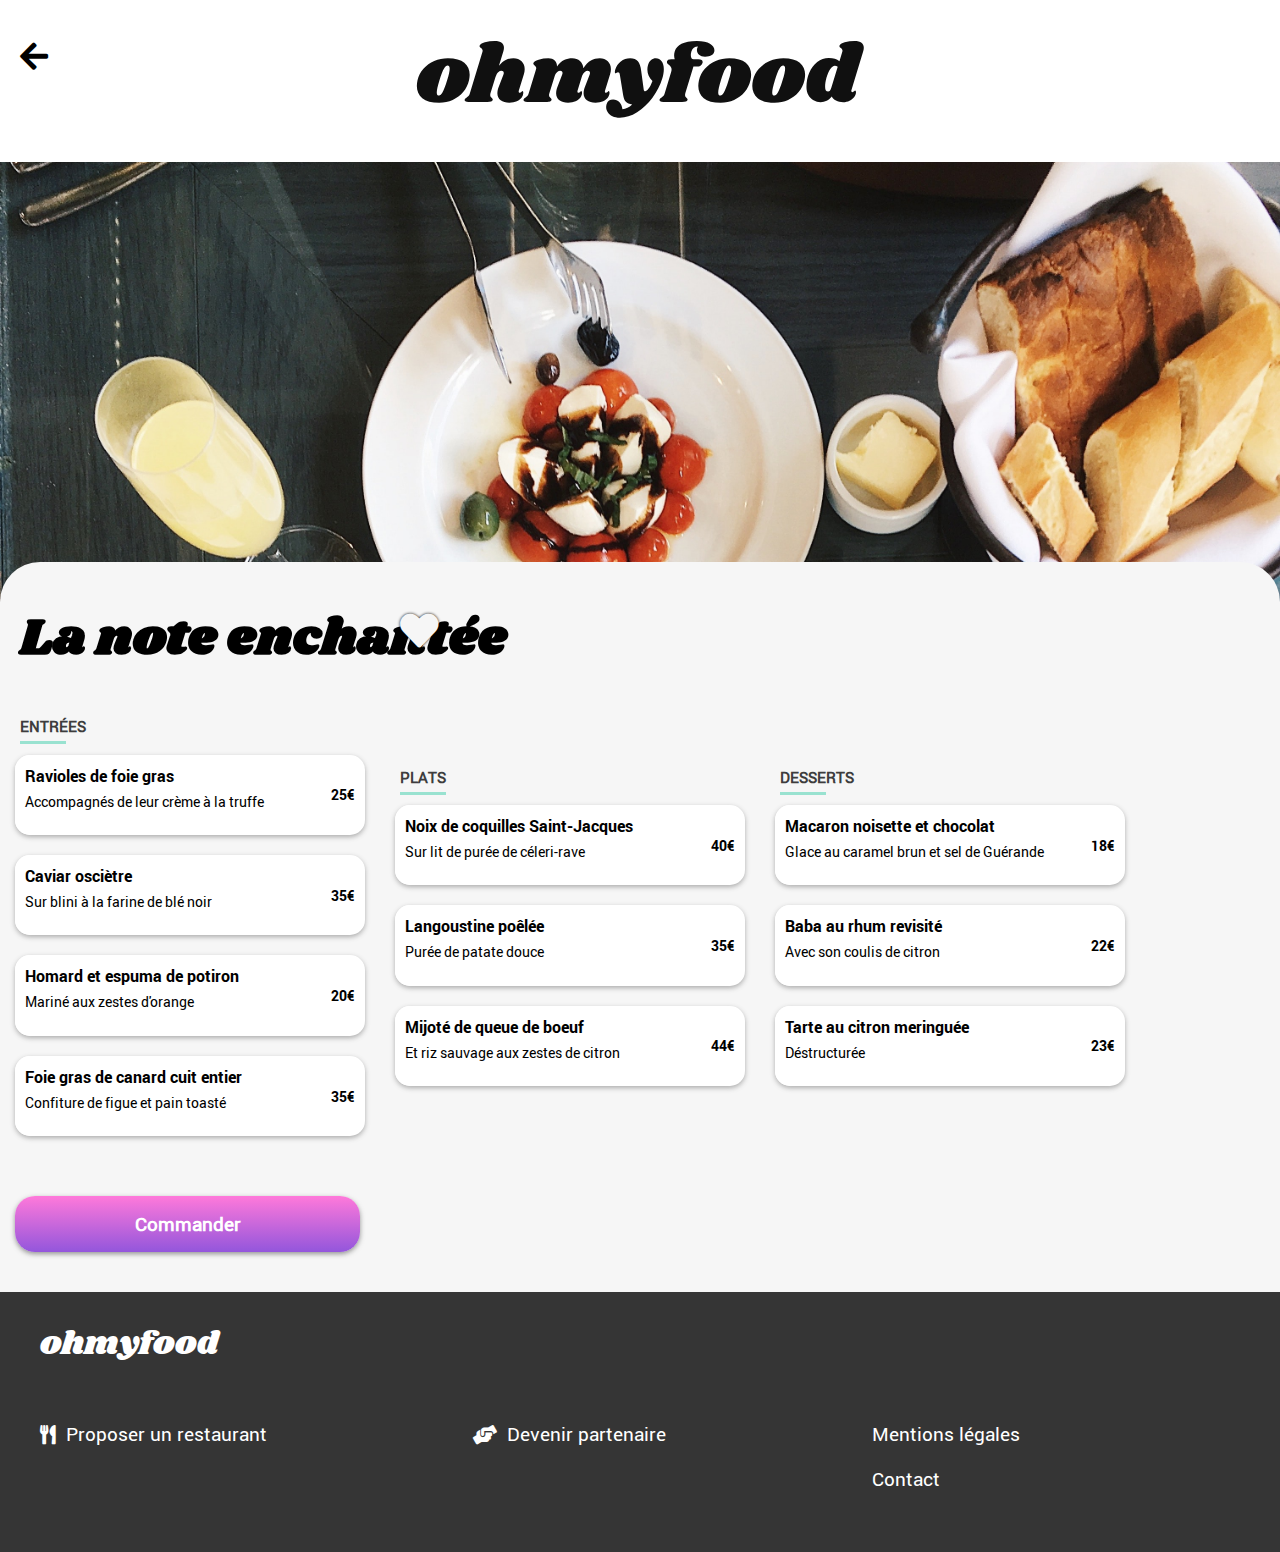
<file: P3_menuenchante.html>
<!DOCTYPE html>
<html lang="en">
<head>
    <meta charset="UTF-8">
    <meta http-equiv="X-UA-Compatible" content="IE=edge">
    <meta name="viewport" content="width=device-width, initial-scale=1.0">
    <link rel="stylesheet" type="text/css" href="styles.css/style-pages.css">
    <link rel="stylesheet" type="text/css" href="utils/styles_bgmenuenchante.css">
    <link rel="stylesheet" href="bases/icos/css/all.css">
    <link rel="stylesheet" media="screen and (min-width: 700px)" href="styles.css/styles_pageresponsive.css">
    <title>ohmyfood!</title>
</head>
<body>
    <div class="main_wrapper">
        <header>
            <a href="P3.html"><span class="fas fa-arrow-left"></span></a>
            <img src="bases/img/ohmyfood@2x.svg" alt="logoohmyfood">
        </header> 
        <section class="name-resto">
            <div class="name-resto__titre">
                <h1>La note enchantée</h1>
                <span class="fas fa-heart"></span>
            </div>
            <div class="menu">
                <h1>ENTRÉES</h1>
                <div class="plat">
                    <div class="plat__titre">
                        <p class="plat__titre--gras">Ravioles de foie gras</p>
                        <p>Accompagnés de leur crème à la truffe</p>
                    </div>
                    <div class="tarif">
                        <p>25€</p>
                    </div>
                    <div class="btn-check"><span class="fas fa-check"></span>
                    </div>
                </div>
                <div class="plat">   
                    <div class="plat__titre">
                        <p class="plat__titre--gras">Caviar osciètre</p>
                        <p>Sur blini à la farine de blé noir</p>
                    </div>
                    <div class="tarif">
                        <p>35€</p>
                    </div>
                    <div class="btn-check"><span class="fas fa-check"></span>
                    </div>
                </div> 
                <div class="plat">     
                    <div class="plat__titre">
                        <p class="plat__titre--gras">Homard et espuma de potiron</p>
                        <p>Mariné aux zestes d'orange</p>
                    </div>
                    <div class="tarif">
                        <p>20€</p>
                    </div>
                    <div class="btn-check"><span class="fas fa-check"></span>
                    </div>
                </div> 
                <div class="plat">    
                    <div class="plat__titre">
                        <p class="plat__titre--gras">Foie gras de canard cuit entier</p>
                        <p>Confiture de figue et pain toasté</p>
                    </div>
                    <div class="tarif">
                        <p>35€</p>
                    </div>
                    <div class="btn-check"><span class="fas fa-check"></span>
                    </div>
                </div>   
            </div>
            <div class="menu">
                <h1>PLATS</h1>
                <div class="plat"> 
                    <div class="plat__titre">
                        <p class="plat__titre--gras">Noix de coquilles Saint-Jacques</p>
                        <p>Sur lit de purée de céleri-rave</p>
                    </div>
                    <div class="tarif">
                        <p>40€</p>
                    </div>
                    <div class="btn-check"><span class="fas fa-check"></span>
                    </div>
                </div>    
                <div class="plat">    
                    <div class="plat__titre">
                        <p class="plat__titre--gras">Langoustine poêlée</p>
                        <p>Purée de patate douce</p>
                    </div>
                    <div class="tarif">
                        <p>35€</p>
                    </div>
                    <div class="btn-check"><span class="fas fa-check"></span>
                    </div>
                </div>
                <div class="plat">     
                    <div class="plat__titre">
                        <p class="plat__titre--gras">Mijoté de queue de boeuf</p>
                        <p>Et riz sauvage aux zestes de citron</p>   
                    </div>
                    <div class="tarif">
                        <p>44€</p>
                    </div>
                    <div class="btn-check"><span class="fas fa-check"></span>
                    </div>
                </div>    
            </div>
            <div class="menu">
                <h1>DESSERTS</h1>
                <div class="plat"> 
                    <div class="plat__titre">
                        <p class="plat__titre--gras">Macaron noisette et chocolat</p>
                        <p>Glace au caramel brun et sel de Guérande</p> 
                    </div>
                    <div class="tarif">
                        <p>18€</p>
                    </div>
                    <div class="btn-check"><span class="fas fa-check"></span>
                    </div>
                </div>
                <div class="plat">     
                    <div class="plat__titre">
                        <p class="plat__titre--gras">Baba au rhum revisité</p>
                        <p>Avec son coulis de citron</p>
                    </div>
                    <div class="tarif">
                        <p>22€</p>
                    </div>
                    <div class="btn-check"><span class="fas fa-check"></span>
                    </div>
                </div> 
                <div class="plat">    
                    <div class="plat__titre">
                        <p class="plat__titre--gras">Tarte au citron meringuée</p>
                        <p>Déstructurée</p>
                    </div>
                    <div class="tarif">
                        <p>23€</p>
                    </div>
                    <div class="btn-check"><span class="fas fa-check"></span>
                    </div>
                </div>    
            </div>
                <div class="main__btn"><a href="#">Commander</a></div>
        </section>
        <footer>
            <div class="foot-title">
                <p>ohmyfood</p>
            </div>
            <div class="foot__text">
                <span class="fa fa-utensils"></span>
                <p><a href="#">Proposer un restaurant</a></p>
            </div>
            <div class="foot__text">
                <span class="fas fa-hands-helping"></span>
                <p><a href="#">Devenir partenaire</a></p>
            </div>
            <div class="foot__contact">
                <p><a href="#">Mentions légales</a></p>
                <p><a href="mailto:ohmyfoodresto@gmail.com">Contact</a></p>
            </div>
        </footer>
    </div>   
</body>
</html>
</file>
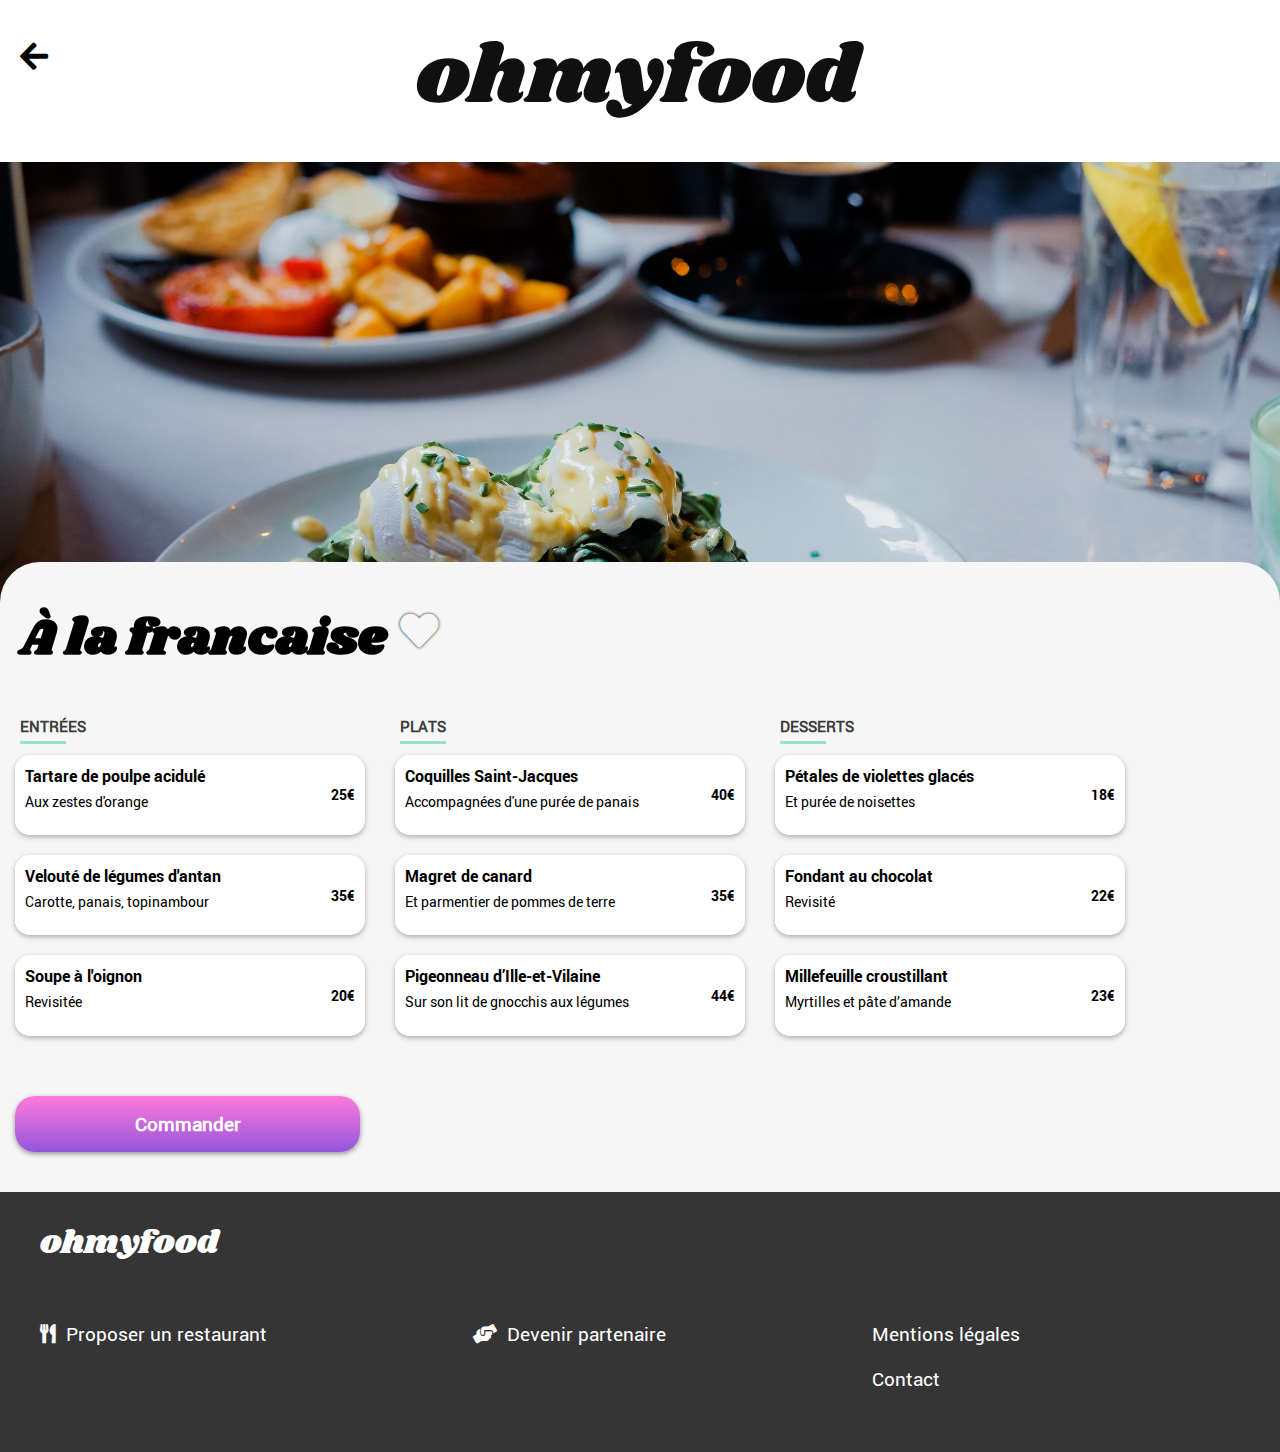
<file: P3_menufrancaise.html>
<!DOCTYPE html>
<html lang="en">
<head>
    <meta charset="UTF-8">
    <meta http-equiv="X-UA-Compatible" content="IE=edge">
    <meta name="viewport" content="width=device-width, initial-scale=1.0">
    <link rel="stylesheet" type="text/css" href="styles.css/style-pages.css">
    <link rel="stylesheet" type="text/css" href="utils/styles_bgmenufrancaise.css">
    <link rel="stylesheet" href="bases/icos/css/all.css">
    <link rel="stylesheet" media="screen and (min-width: 700px)" href="styles.css/styles_pageresponsive.css">
    <title>ohmyfood!</title>
</head>
<body>
    <div class="main_wrapper">
        <header>
            <a href="P3.html"><span class="fas fa-arrow-left"></span></a>
            <img src="bases/img/ohmyfood@2x.svg" alt="logoohmyfood">
        </header> 
        <section class="name-resto">
            <div class="name-resto__titre">
                <h1>À la francaise</h1>
                <span class="fas fa-heart"></span>
            </div>
            <div class="menu">
                <h1>ENTRÉES</h1>
                <div class="plat">
                    <div class="plat__titre">
                        <p class="plat__titre--gras">Tartare de poulpe acidulé</p>
                        <p>Aux zestes d'orange</p>
                    </div>
                    <div class="tarif">
                        <p>25€</p>
                    </div>
                    <div class="btn-check"><span class="fas fa-check"></span>
                    </div>
                </div>
                <div class="plat">
                    <div class="plat__titre">
                        <p class="plat__titre--gras">Velouté de légumes d'antan</p>
                        <p>Carotte, panais, topinambour</p>
                    </div>
                    <div class="tarif">
                        <p>35€</p>
                    </div>
                    <div class="btn-check"><span class="fas fa-check"></span>
                    </div>
                </div>
                <div class="plat">    
                    <div class="plat__titre">
                        <p class="plat__titre--gras">Soupe à l'oignon</p>
                        <p>Revisitée</p>
                    </div>
                    <div class="tarif">
                        <p>20€</p>
                    </div>
                    <div class="btn-check"><span class="fas fa-check"></span>
                    </div>
                </div>   
            </div>
            <div class="menu">
                <h1>PLATS</h1>
                <div class="plat">  
                    <div class="plat__titre">
                        <p class="plat__titre--gras">Coquilles Saint-Jacques</p>
                        <p>Accompagnées d'une purée de panais</p>
                    </div>
                    <div class="tarif">
                        <p>40€</p>
                    </div>
                    <div class="btn-check"><span class="fas fa-check"></span>
                    </div>
                </div>  
                <div class="plat">    
                    <div class="plat__titre">
                        <p class="plat__titre--gras">Magret de canard</p>
                        <p>Et parmentier de pommes de terre</p>
                    </div>
                    <div class="tarif">
                        <p>35€</p>
                    </div>
                    <div class="btn-check"><span class="fas fa-check"></span>
                    </div>
                </div>   
                <div class="plat">   
                    <div class="plat__titre">
                        <p class="plat__titre--gras">Pigeonneau d’Ille-et-Vilaine</p>
                        <p>Sur son lit de gnocchis aux légumes</p>
                    </div>
                    <div class="tarif">
                        <p>44€</p>
                    </div>
                    <div class="btn-check"><span class="fas fa-check"></span>
                    </div>
                </div>    
            </div>
            <div class="menu">
                <h1>DESSERTS</h1>
                <div class="plat">  
                    <div class="plat__titre">
                        <p class="plat__titre--gras">Pétales de violettes glacés</p>
                        <p>Et purée de noisettes</p>
                    </div>
                    <div class="tarif">
                        <p>18€</p>
                    </div>
                    <div class="btn-check"><span class="fas fa-check"></span>
                    </div>
                </div>  
                <div class="plat">   
                    <div class="plat__titre">
                        <p class="plat__titre--gras">Fondant au chocolat</p>
                        <p>Revisité</p>
                    </div>
                    <div class="tarif">
                        <p>22€</p>
                    </div>
                    <div class="btn-check"><span class="fas fa-check"></span>
                    </div>
                </div> 
                <div class="plat">     
                    <div class="plat__titre">
                        <p class="plat__titre--gras">Millefeuille croustillant</p>
                        <p>Myrtilles et pâte d’amande</p>
                    </div>
                    <div class="tarif">
                        <p>23€</p>
                    </div>
                    <div class="btn-check"><span class="fas fa-check"></span>
                    </div>
                </div>    
            </div>
            <div class="main__btn"><a href="#">Commander</a></div>
        </section>
        <footer>
            <div class="foot-title">
                <p>ohmyfood</p>
            </div>
            <div class="foot__text">
                <span class="fa fa-utensils"></span>
                <p><a href="#">Proposer un restaurant</a></p>
            </div>
            <div class="foot__text">
                <span class="fas fa-hands-helping"></span>
                <p><a href="#">Devenir partenaire</a></p>
            </div>
            <div class="foot__contact">
                <p><a href="#">Mentions légales</a></p>
                <p><a href="mailto:ohmyfoodresto@gmail.com">Contact</a></p>
            </div>
        </footer>
    </div>    
</body>
</html>
</file>
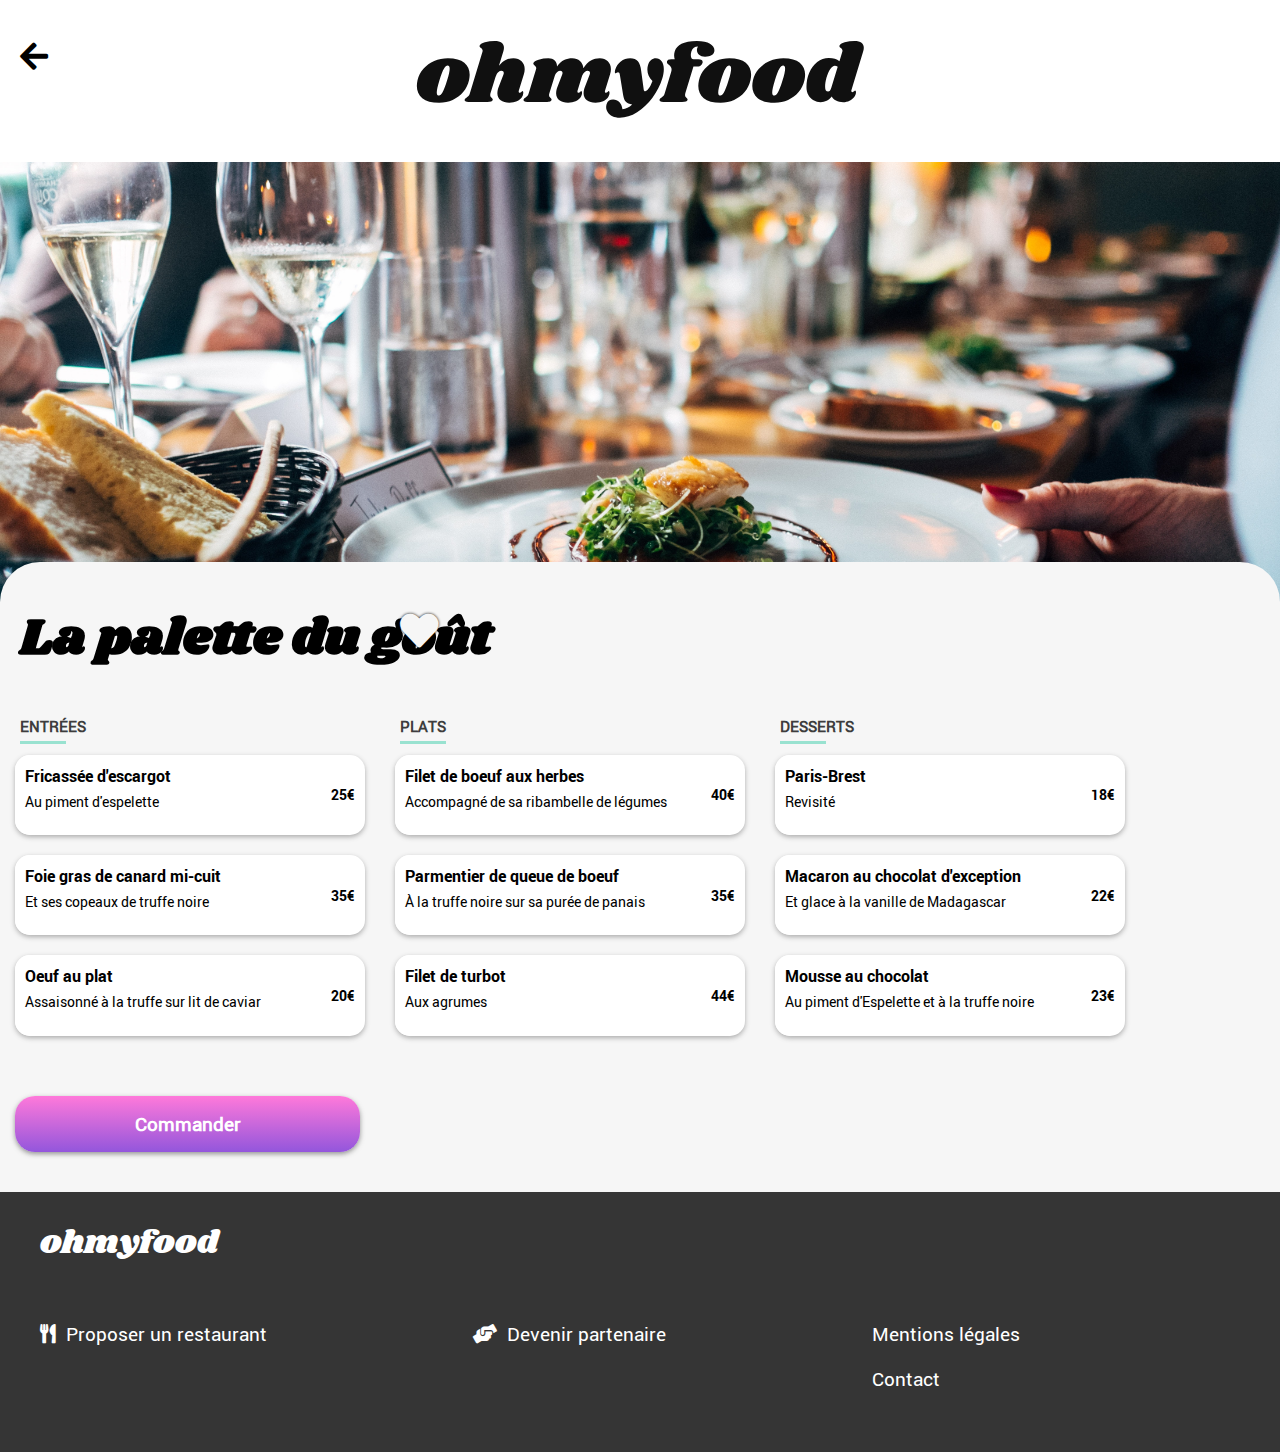
<file: P3_menupalette.html>
<!DOCTYPE html>
<html lang="en">
<head>
    <meta charset="UTF-8">
    <meta http-equiv="X-UA-Compatible" content="IE=edge">
    <meta name="viewport" content="width=device-width, initial-scale=1.0">
    <link rel="stylesheet" type="text/css" href="styles.css/style-pages.css">
    <link rel="stylesheet" type="text/css" href="utils/styles_bgmenupalette.css">
    <link rel="stylesheet" href="bases/icos/css/all.css">
    <link rel="stylesheet" media="screen and (min-width: 700px)" href="styles.css/styles_pageresponsive.css">
    <title>ohmyfood!</title>
</head>
<body>
    <div class="main_wrapper">
        <header>
            <a href="P3.html"><span class="fas fa-arrow-left"></span></a>
            <img src="bases/img/ohmyfood@2x.svg" alt="logoohmyfood">
        </header> 
        <section class="name-resto">
            <div class="name-resto__titre">
                <h1>La palette du goût</h1>
                <span class="fas fa-heart"></span>
            </div>
            <div class="menu">
                <h1>ENTRÉES</h1>
                <div class="plat">
                    <div class="plat__titre">
                        <p class="plat__titre--gras">Fricassée d'escargot</p>
                        <p>Au piment d'espelette</p>
                    </div>
                    <div class="tarif">
                        <p>25€</p>
                    </div>
                    <div class="btn-check"><span class="fas fa-check"></span>
                    </div>
                </div>
                <div class="plat">
                    <div class="plat__titre">
                        <p class="plat__titre--gras">Foie gras de canard mi-cuit</p>
                        <p>Et ses copeaux de truffe noire</p>
                    </div>
                    <div class="tarif">
                        <p>35€</p>
                    </div>
                    <div class="btn-check"><span class="fas fa-check"></span>
                    </div>
                </div>
                <div class="plat">
                    <div class="plat__titre">
                        <p class="plat__titre--gras">Oeuf au plat</p>
                        <p>Assaisonné à la truffe sur lit de caviar</p>
                    </div>
                    <div class="tarif">
                        <p>20€</p>
                    </div>
                    <div class="btn-check"><span class="fas fa-check"></span>
                    </div>
                </div>
            </div>   
            <div class="menu">
                <h1>PLATS</h1>
                <div class="plat">
                    <div class="plat__titre">
                        <p class="plat__titre--gras">Filet de boeuf aux herbes</p>
                        <p>Accompagné de sa ribambelle de légumes</p>
                    </div>
                    <div class="tarif">
                        <p>40€</p>
                    </div>
                    <div class="btn-check"><span class="fas fa-check"></span>
                    </div>
                </div> 
                <div class="plat"> 
                    <div class="plat__titre">
                        <p class="plat__titre--gras">Parmentier de queue de boeuf</p>
                        <p>À la truffe noire sur sa purée de panais</p>
                    </div>
                    <div class="tarif">
                        <p>35€</p>
                    </div>
                    <div class="btn-check"><span class="fas fa-check"></span>
                    </div>
                </div>  
                <div class="plat">   
                    <div class="plat__titre">
                        <p class="plat__titre--gras">Filet de turbot</p>
                        <p>Aux agrumes</p>
                    </div>
                    <div class="tarif">
                        <p>44€</p>
                    </div>
                    <div class="btn-check"><span class="fas fa-check"></span>
                    </div>
                </div>
            </div>
            <div class="menu">
                <h1>DESSERTS</h1>
                <div class="plat">    
                    <div class="plat__titre">
                        <p class="plat__titre--gras">Paris-Brest</p>
                        <p>Revisité</p>
                    </div>
                    <div class="tarif">
                        <p>18€</p>
                    </div>
                    <div class="btn-check"><span class="fas fa-check"></span>
                    </div>
                </div> 
                <div class="plat">   
                    <div class="plat__titre">
                        <p class="plat__titre--gras">Macaron au chocolat d'exception</p>
                        <p>Et glace à la vanille de Madagascar</p>
                    </div>
                    <div class="tarif">
                        <p>22€</p>
                    </div>
                    <div class="btn-check"><span class="fas fa-check"></span>
                    </div>
                </div> 
                <div class="plat">   
                    <div class="plat__titre">
                        <p class="plat__titre--gras">Mousse au chocolat</p>
                        <p>Au piment d'Espelette et à la truffe noire</p>
                    </div>
                    <div class="tarif">
                        <p>23€</p>
                    </div>
                    <div class="btn-check"><span class="fas fa-check"></span>
                    </div>
                </div>
            </div>    
            <div class="main__btn"><a href="#">Commander</a></div>
        </section>
        <footer>
            <div class="foot-title">
                <p>ohmyfood</p>
            </div>
            <div class="foot__text">
                <span class="fa fa-utensils"></span>
                <p><a href="#">Proposer un restaurant</a></p>
            </div>
            <div class="foot__text">
                <span class="fas fa-hands-helping"></span>
                <p><a href="#">Devenir partenaire</a></p>
            </div>
            <div class="foot__contact">
                <p><a href="#">Mentions légales</a></p>
                <p><a href="mailto:ohmyfoodresto@gmail.com">Contact</a></p>
            </div>
        </footer>
    </div>  
</body>
</html>
</file>
<file: styles.css/stylep3.css>
@font-face {
  font-family: 'robotobold';
  src: url("Roboto-Bold-webfont.eot");
  src: url("Roboto-Bold-webfont.eot?#iefix") format("embedded-opentype"), url("../bases/fontsfamily/Roboto-Bold-webfont.woff") format("woff"), url("Roboto-Bold-webfont.ttf") format("truetype"), url("Roboto-Bold-webfont.svg#robotobold") format("svg");
  font-weight: normal;
  font-style: normal;
}

@font-face {
  font-family: 'robotoregular';
  src: url("Roboto-Regular-webfont.eot");
  src: url("Roboto-Regular-webfont.eot?#iefix") format("embedded-opentype"), url("../bases/fontsfamily/Roboto-Regular-webfont.woff") format("woff"), url("Roboto-Regular-webfont.ttf") format("truetype"), url("Roboto-Regular-webfont.svg#robotoregular") format("svg");
  font-weight: normal;
  font-style: normal;
}

@font-face {
  font-family: 'shrikhandregular';
  src: url("../bases/fontsfamily/shrikhand-regular-webfont.woff2") format("woff2"), url("../bases/fontsfamily/shrikhand-regular-webfont.woff") format("woff");
  font-weight: normal;
  font-style: normal;
}

body {
  margin: 0;
}

.main_wrapper {
  min-width: 375px;
  height: auto;
  background-color: white;
  margin: auto;
}

header {
  border-bottom: #cfcfcf solid 1px;
  text-align: center;
  padding: 20px 0px 5px 0px;
  background-color: white;
}

.main-searchzone {
  border-bottom: solid 1px #eaeaea;
  background-color: #eaeaea;
  display: -webkit-box;
  display: -ms-flexbox;
  display: flex;
  -webkit-box-orient: horizontal;
  -webkit-box-direction: normal;
      -ms-flex-direction: row;
          flex-direction: row;
  -webkit-box-pack: center;
      -ms-flex-pack: center;
          justify-content: center;
}

.main-searchzone div {
  padding: 10px 0px 10px 0px;
}

form input {
  border: transparent;
  color: black;
  background-color: #eaeaea;
  margin-left: 10px;
  padding: 10px 5px 10px 5px;
  cursor: pointer;
  text-align: center;
  width: 100%;
  font-size: 0.9em;
  font-family: 'robotoregular', Arial, sans-serif;
}

.spin-loader {
  border: 10px solid #f6f6f6;
  border-top: 10px solid #9356dc;
  border-left: 10px solid transparent;
  border-right: 10px solid transparent;
  border-bottom: 10px solid #9356dc;
  border-radius: 50%;
  width: 240px;
  height: 240px;
  left: 60px;
  top: 10px;
  position: absolute;
  -webkit-animation: loader 3000ms linear 0s 1 forwards;
          animation: loader 3000ms linear 0s 1 forwards;
}

@-webkit-keyframes loader {
  from {
    -webkit-transform: rotate(0deg);
            transform: rotate(0deg);
  }
  to {
    -webkit-transform: rotate(360deg);
            transform: rotate(360deg);
    visibility: hidden;
  }
}

@keyframes loader {
  from {
    -webkit-transform: rotate(0deg);
            transform: rotate(0deg);
  }
  to {
    -webkit-transform: rotate(360deg);
            transform: rotate(360deg);
    visibility: hidden;
  }
}

.main-pitch {
  width: auto;
  height: auto;
  background-color: #f6f6f6;
  padding-bottom: 50px;
  position: relative;
}

.main-pitch__title {
  margin: 0 50px 10px 50px;
  text-align: center;
  padding-top: 30px;
  font-family: 'robotobold', Arial, sans-serif;
}

.main-pitch__txt {
  margin: 0 30px 30px 30px;
  text-align: center;
  color: #656565;
  font-family: 'robotoregular', Arial, sans-serif;
}

.main__btn {
  margin-left: 100px;
  margin-right: 100px;
  padding: 15px;
  text-align: center;
  font-size: 0.8rem;
  background: -webkit-gradient(linear, left bottom, left top, from(#9356dc), to(#ff79da));
  background: linear-gradient(0deg, #9356dc, #ff79da);
  border-radius: 20px;
  -webkit-box-shadow: rgba(82, 81, 81, 0.6) 0px 2px 5px;
          box-shadow: rgba(82, 81, 81, 0.6) 0px 2px 5px;
  -webkit-transition-property: background-color, -webkit-box-shadow;
  transition-property: background-color, -webkit-box-shadow;
  transition-property: background-color, box-shadow;
  transition-property: background-color, box-shadow, -webkit-box-shadow;
  -webkit-transition-duration: 500ms, 500ms;
          transition-duration: 500ms, 500ms;
  cursor: pointer;
}

.main__btn:hover {
  background: -webkit-gradient(linear, left bottom, left top, from(#9356dc), to(#ff79da));
  background: linear-gradient(0deg, #9356dc, #ff79da);
  opacity: 0.8;
  -webkit-box-shadow: #525151 0px 4px 15px;
          box-shadow: #525151 0px 4px 15px;
}

.main__btn > a {
  text-decoration: none;
  color: white;
  font-family: 'robotoregular', Arial, sans-serif;
}

.fonctionnement {
  height: auto;
  background-color: white;
}

.fonctionnement__title {
  margin: 30px 0px 30px 20px;
  font-family: 'robotobold', Arial, sans-serif;
}

.btn-choix {
  width: auto;
  margin: 0px 20px 20px 30px;
  padding: 20px 0px 20px 0px;
  background-color: #f6f6f6;
  border-radius: 15px;
  -webkit-box-shadow: rgba(82, 81, 81, 0.452) 0px 2px 5px;
          box-shadow: rgba(82, 81, 81, 0.452) 0px 2px 5px;
  font-family: 'robotobold', Arial, sans-serif;
  display: -webkit-box;
  display: -ms-flexbox;
  display: flex;
  position: relative;
}

.btn-choix__num {
  border-radius: 50%;
  padding: 5px 10px;
  color: white;
  background-color: #9356dc;
  position: absolute;
  left: -15px;
  top: 15px;
}

.btn-choix__ico {
  margin-left: 40px;
  color: #656565;
  font-size: 1.35em;
}

.btn-choix__ico + div {
  margin-left: 30px;
}

.btn-compo {
  width: auto;
  margin: 0px 20px 20px 30px;
  padding: 20px 0px 20px 0px;
  background-color: #f2f2f2;
  border-radius: 15px;
  -webkit-box-shadow: rgba(82, 81, 81, 0.452) 0px 2px 5px;
          box-shadow: rgba(82, 81, 81, 0.452) 0px 2px 5px;
  font-family: 'robotobold', Arial, sans-serif;
  display: -webkit-box;
  display: -ms-flexbox;
  display: flex;
  position: relative;
}

.btn-compo__num {
  border-radius: 50%;
  padding: 5px 10px;
  color: white;
  background-color: #9356dc;
  position: absolute;
  left: -15px;
  top: 15px;
}

.btn-compo__ico {
  margin-left: 40px;
  color: #656565;
}

.btn-compo__ico + div {
  margin-left: 30px;
}

.btn-gout {
  width: auto;
  margin: 0px 20px 20px 30px;
  padding: 20px 0px 20px 0px;
  background-color: #f2f2f2;
  border-radius: 15px;
  -webkit-box-shadow: rgba(82, 81, 81, 0.452) 0px 2px 5px;
          box-shadow: rgba(82, 81, 81, 0.452) 0px 2px 5px;
  font-family: 'robotobold', Arial, sans-serif;
  display: -webkit-box;
  display: -ms-flexbox;
  display: flex;
  position: relative;
  margin-bottom: 50px;
}

.btn-gout__num {
  border-radius: 50%;
  padding: 5px 10px;
  color: white;
  background-color: #9356dc;
  position: absolute;
  left: -15px;
  top: 15px;
}

.btn-gout__ico {
  margin-left: 40px;
  color: #656565;
}

.btn-gout__ico + div {
  margin-left: 30px;
}

.btn-gout--bglight {
  background: rgba(147, 86, 220, 0.1);
}

.btn-gout--bglight span {
  color: #9356dc;
}

section a {
  text-decoration: none;
  color: black;
}

.resto {
  height: auto;
  background-color: #f6f6f6;
  padding: 40px 15px 40px 15px;
  display: -webkit-box;
  display: -ms-flexbox;
  display: flex;
  -webkit-box-orient: vertical;
  -webkit-box-direction: normal;
      -ms-flex-direction: column;
          flex-direction: column;
  -webkit-box-pack: justify;
      -ms-flex-pack: justify;
          justify-content: space-between;
}

.resto__title {
  margin: 0px 0px 30px 20px;
  font-family: 'robotobold', Arial, sans-serif;
}

.resto div {
  display: -webkit-box;
  display: -ms-flexbox;
  display: flex;
  -webkit-box-orient: vertical;
  -webkit-box-direction: normal;
      -ms-flex-direction: column;
          flex-direction: column;
}

.resto__img {
  position: relative;
}

.resto__img img {
  width: 100%;
  height: 168px;
  border-top-left-radius: 15px;
  border-top-right-radius: 15px;
  -o-object-fit: cover;
     object-fit: cover;
}

.resto__img img + .new {
  border: #99E2D0 1px solid;
  border-radius: 5px;
  padding: 5px 10px;
  background-color: #99E2D0;
  position: absolute;
  right: 35px;
  font-size: 0.8em;
  color: #008766;
  font-family: 'robotobold', Arial, sans-serif;
}

.resto__img img + .new:nth-child(3) {
  display: none;
}

.resto__indic {
  -webkit-box-shadow: rgba(82, 81, 81, 0.452) 0px 2px 5px;
          box-shadow: rgba(82, 81, 81, 0.452) 0px 2px 5px;
  border-bottom-left-radius: 15px;
  border-bottom-right-radius: 15px;
  position: relative;
  height: 70px;
  background-color: white;
  margin-bottom: 20px;
}

.resto__indic .resto__name {
  margin-left: 10px;
  margin-bottom: 0px;
  font-family: 'robotobold', Arial, sans-serif;
}

.resto__indic .resto__name + p {
  margin-left: 10px;
  margin-top: 0px;
  font-family: 'robotoregular', Arial, sans-serif;
  font-size: 0.85em;
}

.fa-heart {
  position: absolute;
  cursor: pointer;
  right: 20px;
  top: 20px;
  text-shadow: 0px 0px 3px black;
  font-size: 1.5em;
  color: white;
  -webkit-transition: color 1000ms linear;
  transition: color 1000ms linear;
}

.fa-heart:hover {
  color: #9356dc;
}

footer {
  background-color: #353535;
  height: auto;
  padding: 5px 20px 40px 0px;
  color: white;
}

footer .foot-title {
  font-size: 1.2rem;
  padding-left: 20px;
  font-family: 'shrikhandregular', Arial, sans-serif;
}

footer .foot-title p {
  margin-bottom: 10px;
}

.foot__text {
  display: -webkit-box;
  display: -ms-flexbox;
  display: flex;
  font-family: 'robotoregular', Arial, sans-serif;
}

.foot__text span {
  padding-top: 15px;
  font-size: 0.8em;
  margin-left: 20px;
}

.foot__text span + p {
  font-size: 0.8em;
  margin-left: 10px;
  margin-bottom: 0;
}

.foot__text span + p a {
  text-decoration: none;
  color: white;
}

.foot__contact {
  margin-left: 20px;
  font-size: 0.8em;
  font-family: 'robotoregular', Arial, sans-serif;
}

.foot__contact p {
  margin-bottom: 0;
}

.foot__contact p a {
  text-decoration: none;
  color: white;
}
/*# sourceMappingURL=stylep3.css.map */
</file>
<file: styles.css/style-p3responsive.css>
@font-face {
  font-family: 'robotobold';
  src: url("Roboto-Bold-webfont.eot");
  src: url("Roboto-Bold-webfont.eot?#iefix") format("embedded-opentype"), url("../bases/fontsfamily/Roboto-Bold-webfont.woff") format("woff"), url("Roboto-Bold-webfont.ttf") format("truetype"), url("Roboto-Bold-webfont.svg#robotobold") format("svg");
  font-weight: normal;
  font-style: normal;
}

@font-face {
  font-family: 'robotoregular';
  src: url("Roboto-Regular-webfont.eot");
  src: url("Roboto-Regular-webfont.eot?#iefix") format("embedded-opentype"), url("../bases/fontsfamily/Roboto-Regular-webfont.woff") format("woff"), url("Roboto-Regular-webfont.ttf") format("truetype"), url("Roboto-Regular-webfont.svg#robotoregular") format("svg");
  font-weight: normal;
  font-style: normal;
}

@font-face {
  font-family: 'shrikhandregular';
  src: url("../bases/fontsfamily/shrikhand-regular-webfont.woff2") format("woff2"), url("../bases/fontsfamily/shrikhand-regular-webfont.woff") format("woff");
  font-weight: normal;
  font-style: normal;
}

@media screen and (min-width: 700px) {
  body {
    margin: 0px;
  }
  .main_wrapper {
    max-width: 1440px;
    height: auto;
    background-color: white;
    margin: auto;
  }
  header {
    width: 100%;
    height: auto;
    padding: 40px 0px 40px 0px;
  }
  img {
    width: 40%;
  }
  .main-searchzone {
    border-bottom: 0;
    -webkit-box-pack: start;
        -ms-flex-pack: start;
            justify-content: flex-start;
  }
  .main-searchzone div {
    padding: 20px 0px 10px 20px;
    margin-left: 20px;
  }
  .main-searchzone div span {
    font-size: 1.5em;
  }
  form {
    border: transparent 2px solid;
    width: 23%;
  }
  form input {
    padding: 20px 5px 20px 15px;
    width: 100%;
    margin-left: 0px;
  }
  form:hover {
    border-bottom: solid 2px #9356dc;
  }
  .spin-loader {
    width: 60px;
    height: 60px;
    border: 5px solid #f6f6f6;
    border-top: 5px solid #9356dc;
    border-left: 5px solid transparent;
    border-right: 5px solid transparent;
    border-bottom: 5px solid #9356dc;
    left: -150px;
    top: -185px;
  }
  .desk_contain {
    display: -webkit-box;
    display: -ms-flexbox;
    display: flex;
    -webkit-box-orient: horizontal;
    -webkit-box-direction: reverse;
        -ms-flex-direction: row-reverse;
            flex-direction: row-reverse;
  }
  .main-pitch {
    width: 70%;
    padding-bottom: 0px;
    background-color: white;
  }
  .main-pitch__title {
    margin: 0px 0px 50px 0px;
    font-size: 2.3em;
    padding-top: 40px;
  }
  .main-pitch__txt {
    font-size: 1.8em;
    margin-bottom: 100px;
  }
  .main__btn {
    border-radius: 30px;
    font-size: 1.5em;
    font-weight: bold;
    margin-right: auto;
    margin-left: auto;
    max-width: 50%;
    padding-left: 20px;
    padding-right: 20px;
  }
  .fonctionnement {
    width: 30%;
    height: auto;
    display: -webkit-box;
    display: -ms-flexbox;
    display: flex;
    -webkit-box-orient: vertical;
    -webkit-box-direction: normal;
        -ms-flex-direction: column;
            flex-direction: column;
    -webkit-box-align: center;
        -ms-flex-align: center;
            align-items: center;
    -ms-flex-pack: distribute;
        justify-content: space-around;
    padding: 50px 0px 50px 0px;
  }
  .fonctionnement__title {
    display: none;
    width: 100%;
    text-align: center;
    margin-left: 0px;
    margin-right: 0px;
  }
  .btn-choix {
    width: 70%;
    height: 30%;
    display: -webkit-box;
    display: -ms-flexbox;
    display: flex;
    -webkit-box-orient: vertical;
    -webkit-box-direction: normal;
        -ms-flex-direction: column;
            flex-direction: column;
    -ms-flex-pack: distribute;
        justify-content: space-around;
    -webkit-box-align: center;
        -ms-flex-align: center;
            align-items: center;
    padding-bottom: 30px;
  }
  .btn-choix__num {
    top: auto;
  }
  .btn-choix__ico {
    margin-left: 0px;
    font-size: 1.5em;
  }
  .btn-choix__ico + div {
    margin-top: 20px;
    margin-left: 20px;
    margin-right: 20px;
    text-align: center;
  }
  .btn-compo {
    width: 70%;
    height: 30%;
    display: -webkit-box;
    display: -ms-flexbox;
    display: flex;
    -webkit-box-orient: vertical;
    -webkit-box-direction: normal;
        -ms-flex-direction: column;
            flex-direction: column;
    -ms-flex-pack: distribute;
        justify-content: space-around;
    -webkit-box-align: center;
        -ms-flex-align: center;
            align-items: center;
    padding-bottom: 30px;
  }
  .btn-compo__num {
    top: auto;
  }
  .btn-compo__ico {
    margin-left: 0px;
    font-size: 1.5em;
  }
  .btn-compo__ico + div {
    margin-top: 20px;
    margin-left: 20px;
    margin-right: 20px;
    text-align: center;
  }
  .btn-gout {
    margin-bottom: 20px;
    width: 70%;
    height: 30%;
    display: -webkit-box;
    display: -ms-flexbox;
    display: flex;
    -webkit-box-orient: vertical;
    -webkit-box-direction: normal;
        -ms-flex-direction: column;
            flex-direction: column;
    -ms-flex-pack: distribute;
        justify-content: space-around;
    -webkit-box-align: center;
        -ms-flex-align: center;
            align-items: center;
    padding-bottom: 30px;
  }
  .btn-gout__num {
    top: auto;
  }
  .btn-gout__ico {
    margin-left: 0px;
    font-size: 1.5em;
  }
  .btn-gout__ico + div {
    margin-top: 20px;
    margin-left: 20px;
    margin-right: 20px;
    text-align: center;
  }
  .resto {
    display: -webkit-box;
    display: -ms-flexbox;
    display: flex;
    -webkit-box-orient: horizontal;
    -webkit-box-direction: normal;
        -ms-flex-direction: row;
            flex-direction: row;
    -ms-flex-pack: distribute;
        justify-content: space-around;
    -webkit-box-align: center;
        -ms-flex-align: center;
            align-items: center;
    -ms-flex-wrap: wrap;
        flex-wrap: wrap;
  }
  .resto__title {
    margin-left: 25px;
  }
  h1 {
    width: 100%;
    font-size: 1.8em;
  }
  .resto__img img {
    width: 330px;
    height: 200px;
    -o-object-fit: cover;
       object-fit: cover;
  }
  .resto__indic {
    height: 80px;
    width: 330px;
  }
  .resto__indic .resto__name {
    font-size: 1.3em;
  }
  .resto__indic .resto__name + p {
    font-size: 1.2em;
  }
  .fa-heart {
    top: 35px;
  }
  footer {
    display: -webkit-box;
    display: -ms-flexbox;
    display: flex;
    -webkit-box-orient: horizontal;
    -webkit-box-direction: normal;
        -ms-flex-direction: row;
            flex-direction: row;
    -webkit-box-pack: start;
        -ms-flex-pack: start;
            justify-content: flex-start;
    -webkit-box-align: start;
        -ms-flex-align: start;
            align-items: flex-start;
    -ms-flex-wrap: wrap;
        flex-wrap: wrap;
    padding-bottom: 60px;
    padding-left: 20px;
  }
  footer .foot-title {
    width: 100%;
  }
  footer .foot-title p {
    font-size: 1.7em;
    margin-bottom: 40px;
    padding-left: 0px;
  }
  .foot__text {
    margin-right: 15%;
    margin-bottom: 30px;
  }
  .foot__text span {
    padding-top: 23px;
    font-size: 1.2em;
  }
  .foot__text span + p {
    font-size: 1.2em;
  }
  .foot__contact {
    font-size: 1.2em;
  }
}
/*# sourceMappingURL=style-p3responsive.css.map */
</file>
<file: styles.css/style-pages.css>
@font-face {
  font-family: 'robotobold';
  src: url("Roboto-Bold-webfont.eot");
  src: url("Roboto-Bold-webfont.eot?#iefix") format("embedded-opentype"), url("../bases/fontsfamily/Roboto-Bold-webfont.woff") format("woff"), url("Roboto-Bold-webfont.ttf") format("truetype"), url("Roboto-Bold-webfont.svg#robotobold") format("svg");
  font-weight: normal;
  font-style: normal;
}

@font-face {
  font-family: 'robotoregular';
  src: url("Roboto-Regular-webfont.eot");
  src: url("Roboto-Regular-webfont.eot?#iefix") format("embedded-opentype"), url("../bases/fontsfamily/Roboto-Regular-webfont.woff") format("woff"), url("Roboto-Regular-webfont.ttf") format("truetype"), url("Roboto-Regular-webfont.svg#robotoregular") format("svg");
  font-weight: normal;
  font-style: normal;
}

@font-face {
  font-family: 'shrikhandregular';
  src: url("../bases/fontsfamily/shrikhand-regular-webfont.woff2") format("woff2"), url("../bases/fontsfamily/shrikhand-regular-webfont.woff") format("woff");
  font-weight: normal;
  font-style: normal;
}

footer {
  background-color: #353535;
  height: auto;
  padding: 5px 20px 40px 0px;
  color: white;
}

footer .foot-title {
  font-size: 1.2rem;
  padding-left: 20px;
  font-family: 'shrikhandregular', Arial, sans-serif;
}

footer .foot-title p {
  margin-bottom: 10px;
}

.foot__text {
  display: -webkit-box;
  display: -ms-flexbox;
  display: flex;
  font-family: 'robotoregular', Arial, sans-serif;
}

.foot__text span {
  padding-top: 15px;
  font-size: 0.8em;
  margin-left: 20px;
}

.foot__text span + p {
  font-size: 0.8em;
  margin-left: 10px;
  margin-bottom: 0;
}

.foot__text span + p a {
  text-decoration: none;
  color: white;
}

.foot__contact {
  margin-left: 20px;
  font-size: 0.8em;
  font-family: 'robotoregular', Arial, sans-serif;
}

.foot__contact p {
  margin-bottom: 0;
}

.foot__contact p a {
  text-decoration: none;
  color: white;
}

.main_wrapper {
  background-image: url(../bases/img/jay-wennington-N_Y88TWmGwA-unsplash.jpg);
}

.main_wrapper {
  background-image: url(../bases/img/toa-heftiba-DQKerTsQwi0-unsplash.jpg);
}

.main_wrapper {
  background-image: url(../bases/img/stil-u2Lp8tXIcjw-unsplash.jpg);
}

.main_wrapper {
  background-image: url(../bases/img/louis-hansel-shotsoflouis-qNBGVyOCY8Q-unsplash.jpg);
}

body {
  margin: 0px;
}

.main_wrapper {
  width: auto;
  height: auto;
  margin: auto;
  background-repeat: no-repeat;
  background-attachment: scroll;
  background-size: 100%;
  background-position-y: 70px;
}

@-webkit-keyframes plat-translatebloc {
  0% {
    opacity: 0;
    margin-top: 40px;
    
  }
  100% {
    opacity: 1;
    margin-top: 0px;
  }
}

@keyframes plat-translatebloc {
  0% {
    opacity: 0;
    margin-top: 40px;
    
  }
  100% {
    opacity: 1;
    margin-top: 0px;
  }
}

header {
  text-align: center;
  padding: 20px 0px 10px 0px;
  background-color: white;
  position: relative;
}

header span {
  position: absolute;
  left: 20px;
  top: 25px;
  color: black;
  font-size: 1.2em;
}

.name-resto {
  background-color: #f6f6f6;
  border-top-left-radius: 40px;
  border-top-right-radius: 40px;
  margin-top: 220px;
  padding-bottom: 40px;
}

.name-resto__titre {
  display: -webkit-box;
  display: -ms-flexbox;
  display: flex;
  font-family: 'shrikhandregular', Arial, sans-serif;
  position: relative;
  padding: 20px 0px 5px 20px;
  font-size: 1.1em;
}
.name-resto__titre span{
  position: absolute;
  cursor: pointer;
  right: 40px;
  color: rgb(246, 246, 246);
  top: 35px;
  text-shadow: 0px 0px 3px black;
  font-size: 1.5em;
  transition: color 1000ms linear;
  -webkit-transition: color 1000ms linear;
}
.name-resto__titre span:hover {
  color: #9356dc;
}



.menu {
  margin-bottom: 40px;
}

.menu h1 {
  font-family: 'robotoregular', Arial, sans-serif;
  font-size: 0.95em;
  color: #3d3d3d;
  padding-bottom: 5px;
  border-bottom: #99E2D0 solid 3px;
  margin-left: 20px;
  width: 12%;
}

.plat {
  display: -webkit-box;
  display: -ms-flexbox;
  display: flex;
  border-radius: 15px;
  -webkit-box-shadow: rgba(82, 81, 81, 0.452) 0px 2px 5px;
          box-shadow: rgba(82, 81, 81, 0.452) 0px 2px 5px;
  margin: 0px 15px 20px 15px;
  color: white;
  background-color: white;
  -webkit-animation-name: plat-translatebloc;
          animation-name: plat-translatebloc;
  -webkit-animation-duration: 1500ms;
          animation-duration: 1500ms;
  -webkit-animation-delay: 0ms;
          animation-delay: 0ms;
  -webkit-animation-iteration-count: 1;
          animation-iteration-count: 1;
  -webkit-animation-fill-mode: forwards;
          animation-fill-mode: forwards;
  -webkit-animation-timing-function: ease-in-out;
          animation-timing-function: ease-in-out;
  animation-direction: normal;
}

.plat__titre {
  background-color: white;
  width: 100%;
  border-top-left-radius: 15px;
  border-bottom-left-radius: 15px;
  color: black;
  text-overflow: ellipsis;
  white-space: nowrap;
  overflow: hidden;
  cursor: pointer;
}

.plat__titre--gras {
  font-family: 'robotobold', Arial, sans-serif;
  padding: 10px 0px 5px 10px;
  margin: 0;
  text-overflow: ellipsis;
  white-space: nowrap;
  overflow: hidden;
}

.plat__titre--gras + p {
  font-family: 'robotoregular', Arial, sans-serif;
  font-size: 0.9em;
  padding: 0px 0px 10px 10px;
  margin-top: 0;
  text-overflow: ellipsis;
  white-space: nowrap;
  overflow: hidden;
}

.plat__titre {
  -webkit-transition: width 500ms linear;
  transition: width 500ms linear;
}

.plat__titre:hover + .tarif + .btn-check {
  width: 100px;
}

.plat__titre:hover + .tarif + .btn-check .fa-check {
  -webkit-transform: translate(-5px) rotate(360deg);
          transform: translate(-5px) rotate(360deg);
}

.tarif {
  padding-left: 10px;
  padding-right: 10px;
  font-family: 'robotobold', Arial, sans-serif;
  font-size: 0.9em;
  cursor: pointer;
  color: black;
  display: -webkit-box;
  display: -ms-flexbox;
  display: flex;
  -webkit-box-align: center;
      -ms-flex-align: center;
          align-items: center;
}

.tarif:hover + .btn-check {
  width: 100px;
}

.tarif:hover + .btn-check .fa-check {
  -webkit-transform: translate(-5px) rotate(360deg);
          transform: translate(-5px) rotate(360deg);
}

.btn-check {
  text-align: center;
  width: 0px;
  background-color: #99E2D0;
  overflow: hidden;
  -webkit-transition: width 500ms linear;
  transition: width 500ms linear;
  border-top-right-radius: 15px;
  border-bottom-right-radius: 15px;
}

.fa-check {
  font-size: 1.1rem;
  color: #99E2D0;
  padding: 4px 4px;
  border-radius: 50%;
  background-color: white;
  margin-top: 25px;
  -webkit-transition: -webkit-transform 500ms linear;
  transition: -webkit-transform 500ms linear;
  transition: transform 500ms linear;
  transition: transform 500ms linear, -webkit-transform 500ms linear;
  -webkit-transform: translate(0px) rotate(0deg);
          transform: translate(0px) rotate(0deg);
}

.main__btn {
  margin: 40px 100px 0px 100px;
  padding: 15px;
  text-align: center;
  font-size: 0.8rem;
  font-weight: bold;
  background: -webkit-gradient(linear, left bottom, left top, from(#9356dc), to(#ff79da));
  background: linear-gradient(0deg, #9356dc, #ff79da);
  border-radius: 20px;
  -webkit-box-shadow: rgba(82, 81, 81, 0.6) 0px 2px 5px;
          box-shadow: rgba(82, 81, 81, 0.6) 0px 2px 5px;
  cursor: pointer;
  -webkit-transition-property: background-color, -webkit-box-shadow;
  transition-property: background-color, -webkit-box-shadow;
  transition-property: background-color, box-shadow;
  transition-property: background-color, box-shadow, -webkit-box-shadow;
  -webkit-transition-duration: 1000ms, 500ms;
          transition-duration: 1000ms, 500ms;
}

.main__btn:hover {
  background: -webkit-gradient(linear, left bottom, left top, from(#9356dc), to(#ff79da));
  background: linear-gradient(0deg, #9356dc, #ff79da);
  opacity: 0.8;
  -webkit-box-shadow: #525151 0px 4px 15px;
          box-shadow: #525151 0px 4px 15px;
}

.main__btn > a {
  text-decoration: none;
  color: white;
  font-family: 'robotoregular', Arial, sans-serif;
}
/*# sourceMappingURL=style-pages.css.map */
</file>
<file: utils/styles_bgmenudelice.css>
.main_wrapper {
  background-image: url(../bases/img/louis-hansel-shotsoflouis-qNBGVyOCY8Q-unsplash.jpg);
}
/*# sourceMappingURL=styles_bgmenudelice.css.map */
</file>
<file: styles.css/styles_pageresponsive.css>
@media screen and (min-width: 700px) {
  .main_wrapper {
    max-width: 1440px;
    background-size: 100%;
  }
  header {
    padding: 40px 0px 40px 0px;
  }
  header span {
    font-size: 2em;
    top: 40px;
    background-position-y: 0px;
  }
  img {
    width: 35%;
  }
  .name-resto {
    display: -webkit-box;
    display: -ms-flexbox;
    display: flex;
    -webkit-box-orient: horizontal;
    -webkit-box-direction: normal;
        -ms-flex-direction: row;
            flex-direction: row;
    -ms-flex-wrap: wrap;
        flex-wrap: wrap;
    -webkit-box-align: center;
        -ms-flex-align: center;
            align-items: center;
    margin-top: 400px;
  }
  .name-resto__titre {
    width: 100%;
    font-size: 1.6em;
  }
  .name-resto__titre .fa-heart {
    left: 400px;
    top: 50px;
  }
  .plat {
    max-width: 350px;
  }
  .plat h1 {
    font-size: 1.2em;
  }
  .plat__titre {
    width: 375px;
  }
  .main__btn {
    font-size: 1.2rem;
    font-weight: bold;
    width: 315px;
    height: 10%;
    margin: 0px 0px 0px 15px;
  }
  footer {
    display: -webkit-box;
    display: -ms-flexbox;
    display: flex;
    -webkit-box-orient: horizontal;
    -webkit-box-direction: normal;
        -ms-flex-direction: row;
            flex-direction: row;
    -webkit-box-pack: start;
        -ms-flex-pack: start;
            justify-content: flex-start;
    -webkit-box-align: start;
        -ms-flex-align: start;
            align-items: flex-start;
    -ms-flex-wrap: wrap;
        flex-wrap: wrap;
    padding-bottom: 60px;
    padding-left: 20px;
  }
  footer .foot-title {
    width: 100%;
  }
  footer .foot-title p {
    font-size: 1.7em;
    margin-bottom: 40px;
    padding-left: 0px;
  }
  .foot__text {
    margin-right: 15%;
    margin-bottom: 30px;
  }
  .foot__text span {
    padding-top: 23px;
    font-size: 1.2em;
  }
  .foot__text span + p {
    font-size: 1.2em;
  }
  .foot__contact {
    font-size: 1.2em;
  }
}
/*# sourceMappingURL=styles_pageresponsive.css.map */
</file>
<file: utils/styles_bgmenuenchante.css>
.main_wrapper {
  background-image: url(../bases/img/stil-u2Lp8tXIcjw-unsplash.jpg);
}
/*# sourceMappingURL=styles_bgmenuenchante.css.map */
</file>
<file: utils/styles_bgmenufrancaise.css>
.main_wrapper {
  background-image: url(../bases/img/toa-heftiba-DQKerTsQwi0-unsplash.jpg);
}
/*# sourceMappingURL=styles_bgmenufrancaise.css.map */
</file>
<file: utils/styles_bgmenupalette.css>
.main_wrapper {
  background-image: url(../bases/img/jay-wennington-N_Y88TWmGwA-unsplash.jpg);
}
/*# sourceMappingURL=styles_bgmenupalette.css.map */
</file>
